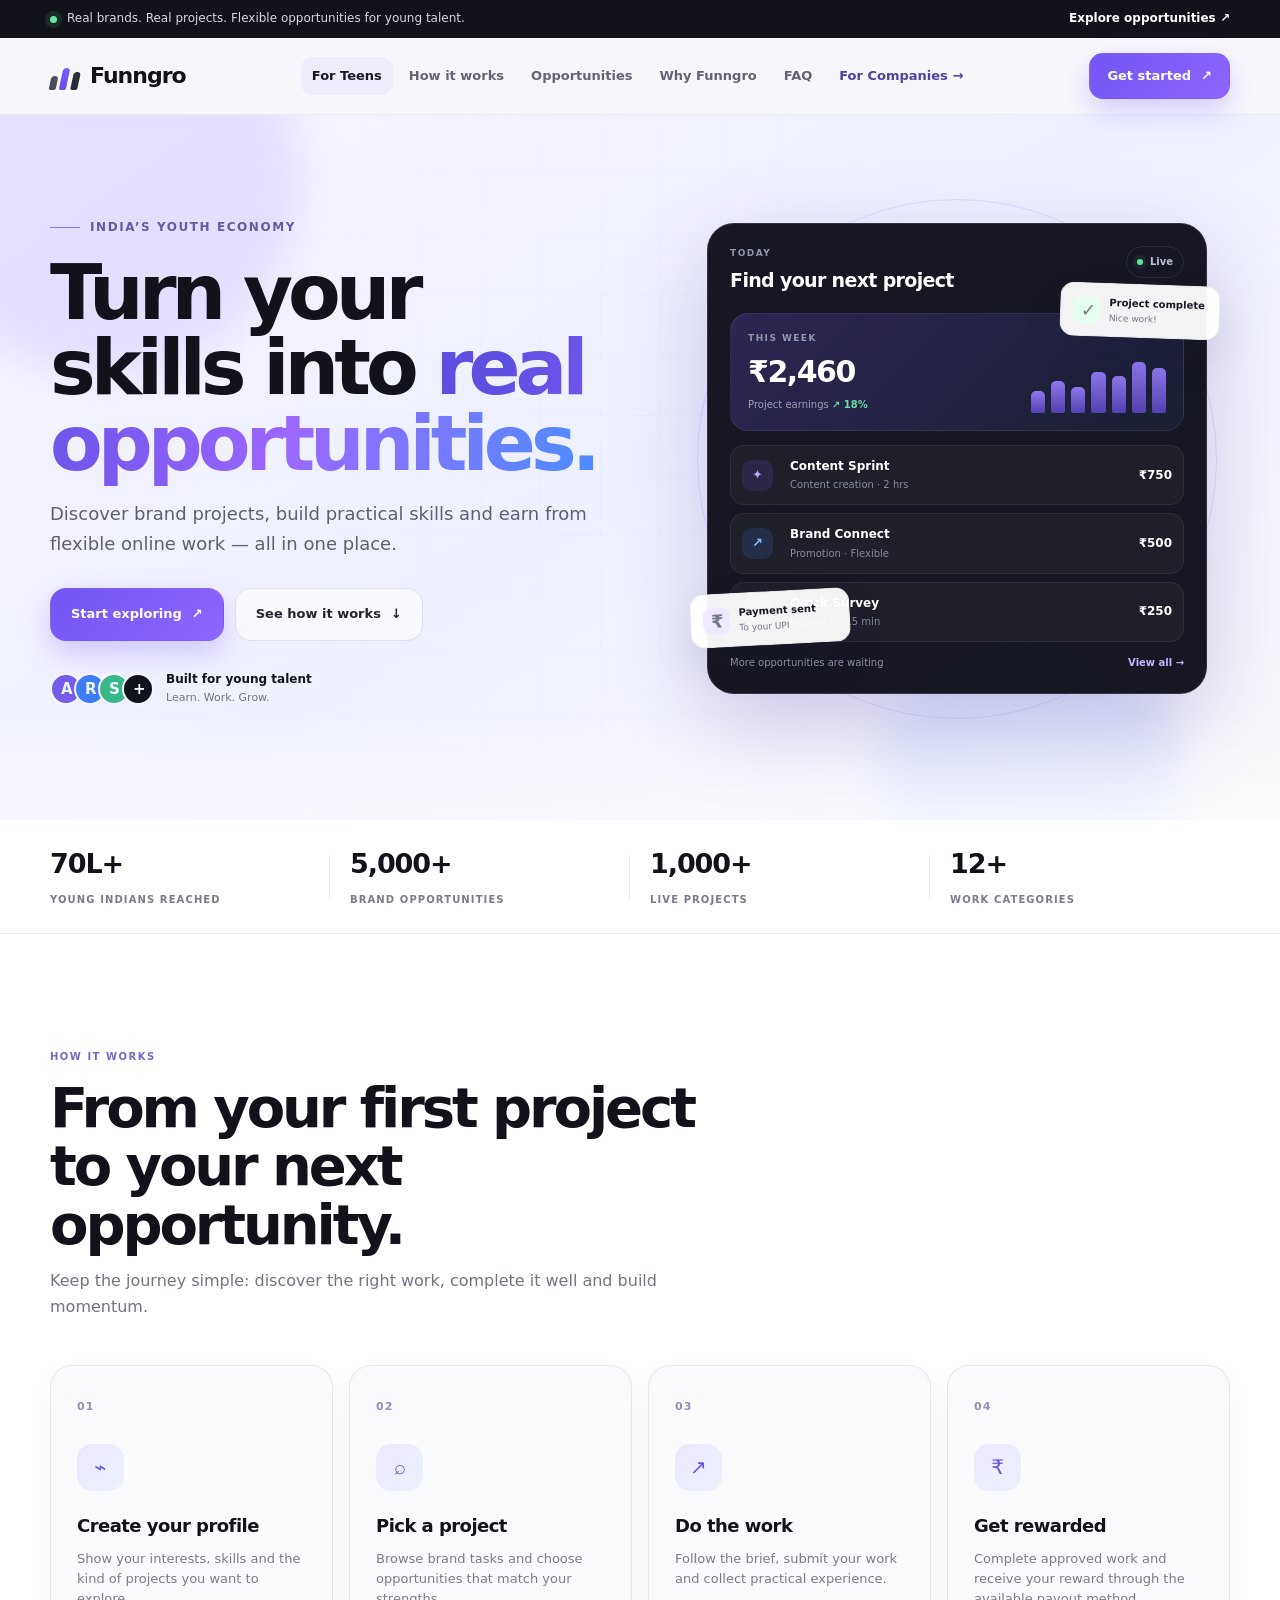
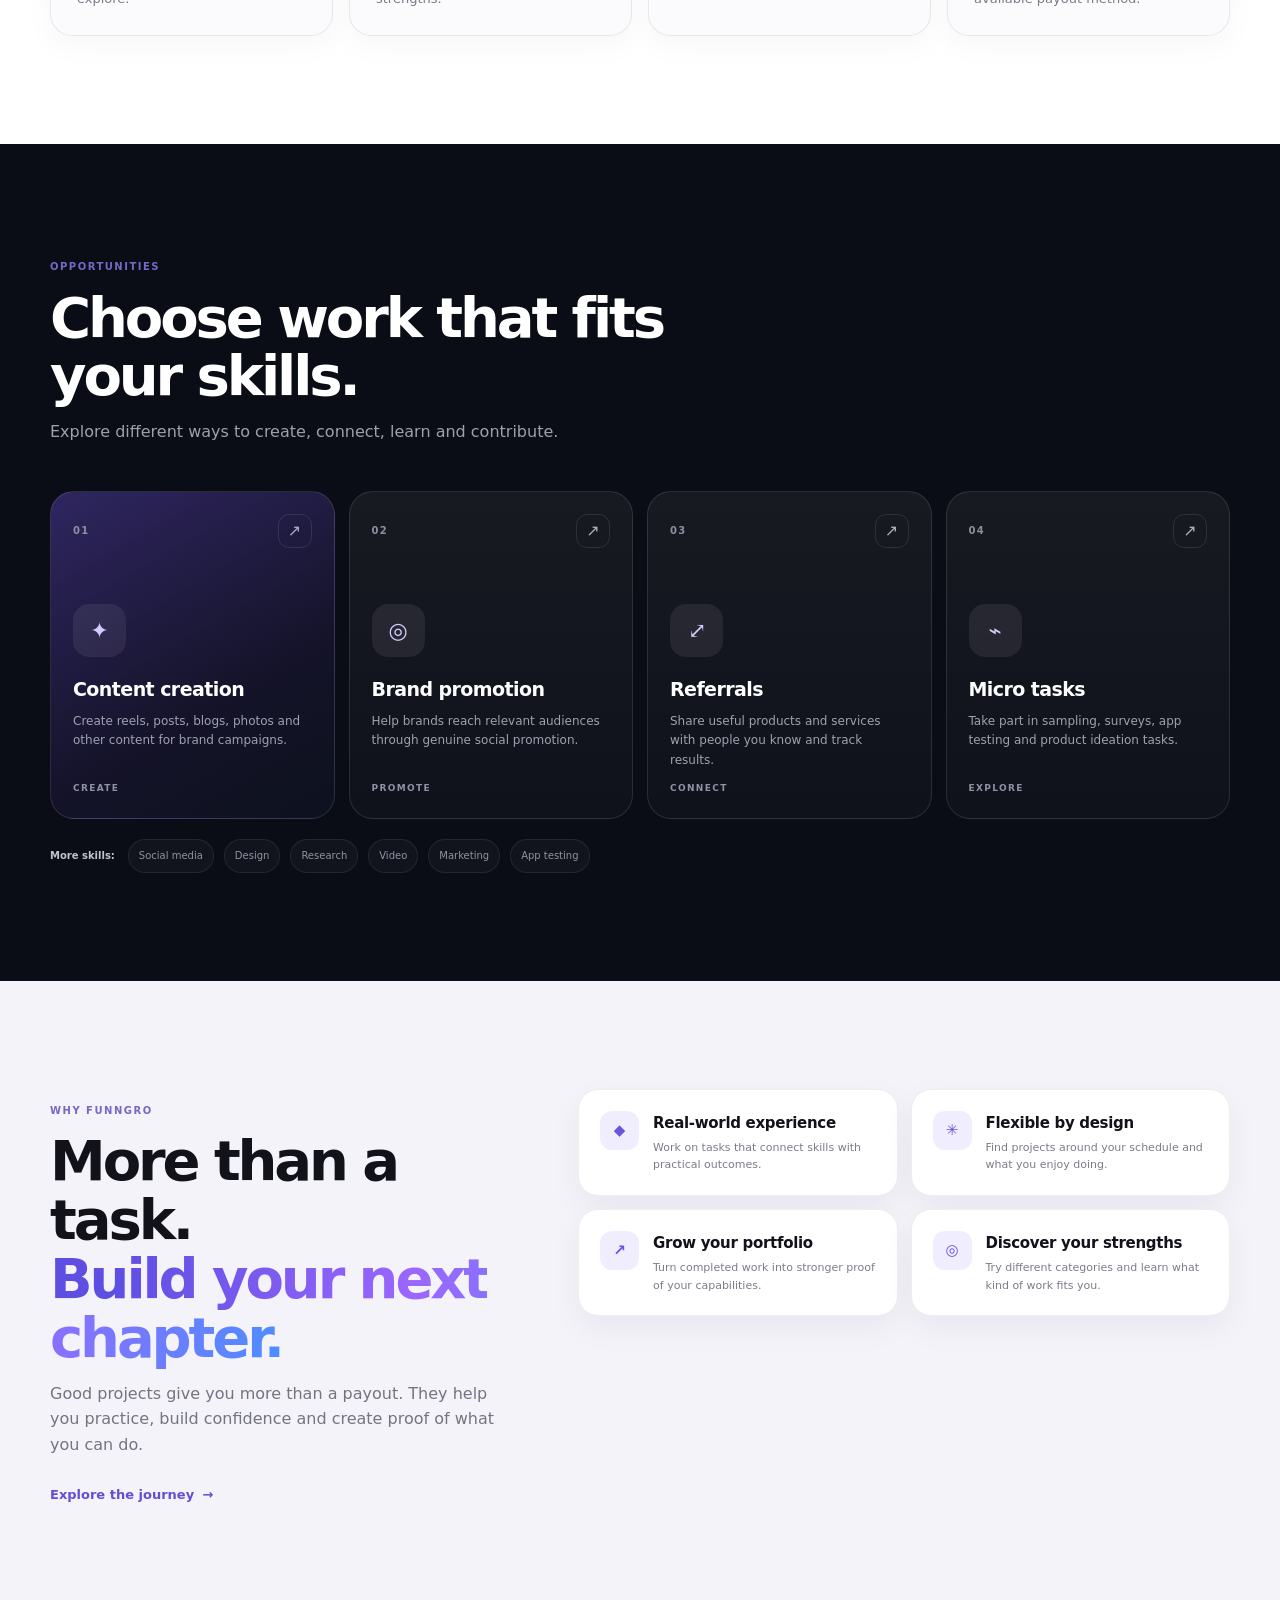
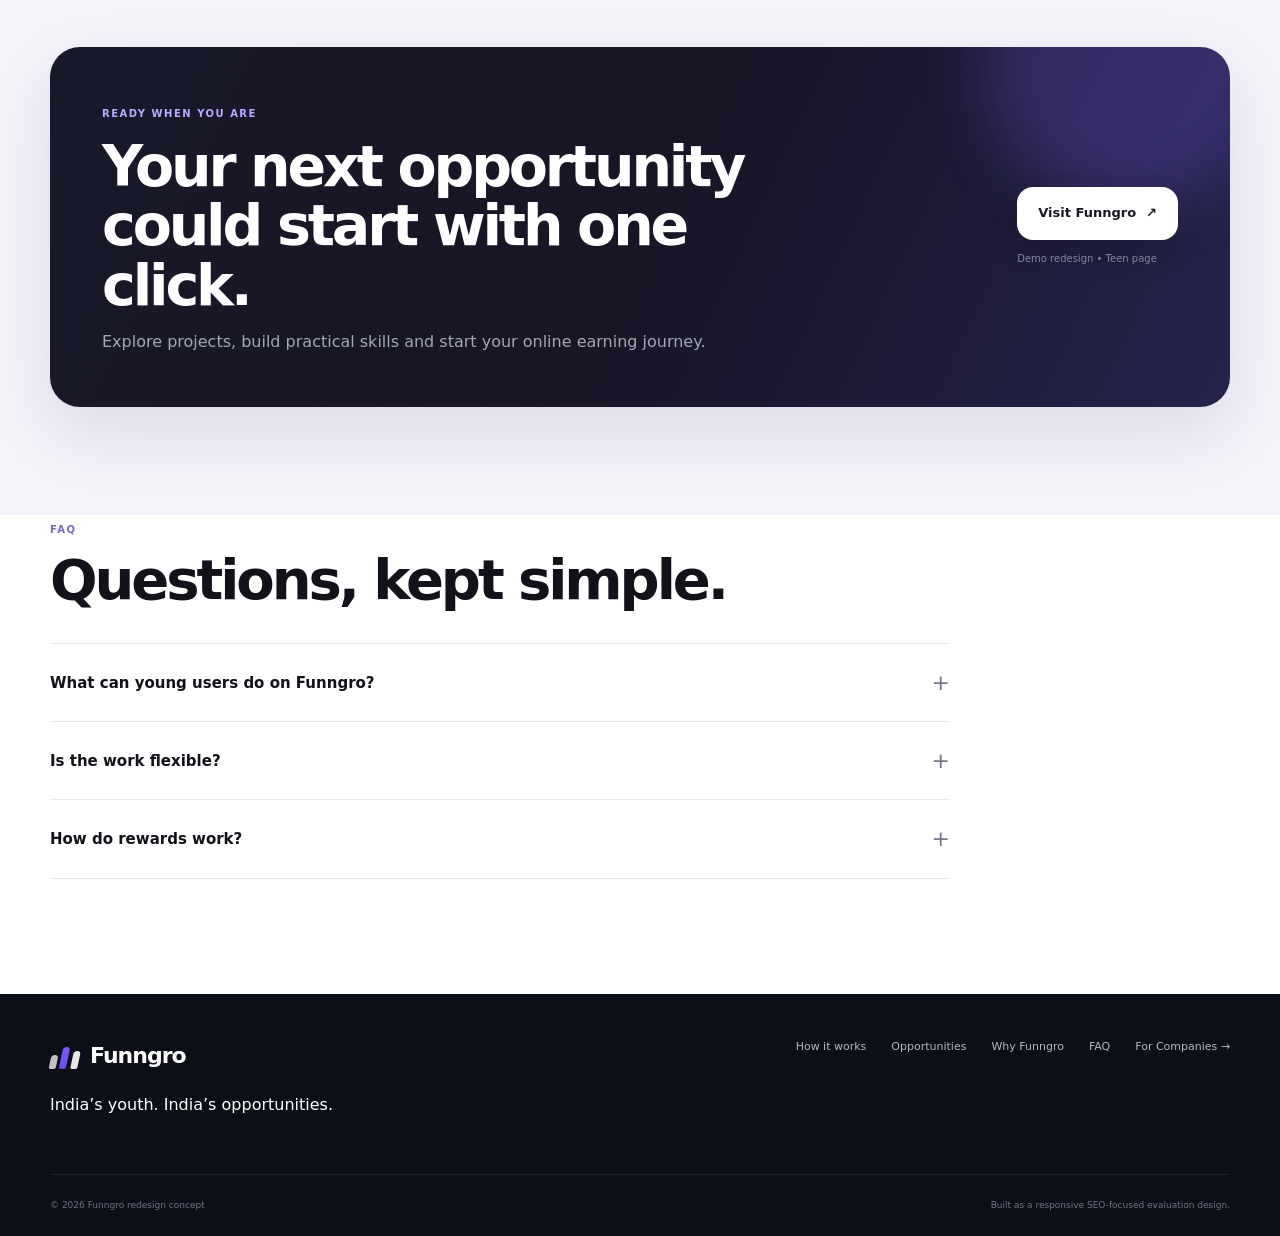
<file: index.html>
<!DOCTYPE html>
<html lang="en">
<head>
  <meta charset="UTF-8">
  <meta name="viewport" content="width=device-width, initial-scale=1.0">
  <meta name="theme-color" content="#0b0d16">
  <meta name="robots" content="index, follow">
  <meta name="description" content="Explore Funngro's teen opportunities, discover brand projects, build real-world skills, and earn from flexible online work.">
  <meta name="keywords" content="Funngro for teens, online earning for students, student freelance projects, earn online as a student, brand projects for students, youth opportunities in India">
  <meta property="og:type" content="website">
  <meta property="og:title" content="Funngro for Teens | Real Projects. Real Skills.">
  <meta property="og:description" content="Discover flexible opportunities, real brand projects and skill-building work designed for India's young talent.">
  <meta property="og:url" content="https://anshvermacoding.github.io/FunngroRedesign/">
  <meta property="og:site_name" content="Funngro">
  <meta name="twitter:card" content="summary_large_image">
  <meta name="twitter:title" content="Funngro for Teens | Real Projects. Real Skills.">
  <meta name="twitter:description" content="Discover flexible opportunities and real-world brand projects with Funngro.">

  <link rel="canonical" href="https://anshvermacoding.github.io/FunngroRedesign/">

  <title>Funngro for Teens | Earn Online with Real Brand Projects</title>
  <link rel="stylesheet" href="style.css">

  <script type="application/ld+json">
  {
    "@context": "https://schema.org",
    "@type": "WebPage",
    "name": "Funngro for Teens",
    "url": "https://anshvermacoding.github.io/FunngroRedesign/",
    "description": "A redesigned teen-focused page for Funngro showcasing real brand opportunities, flexible online work and skill-building projects.",
    "isPartOf": {
      "@type": "WebSite",
      "name": "Funngro",
      "url": "https://www.funngro.com/"
    }
  }
  </script>
</head>
<body>
  <div class="page-shell">
    <div class="announcement-bar">
      <div class="container announcement-inner">
        <span class="announcement-dot" aria-hidden="true"></span>
        <p>Real brands. Real projects. Flexible opportunities for young talent.</p>
        <a href="#opportunities">Explore opportunities <span aria-hidden="true">↗</span></a>
      </div>
    </div>

    <header class="site-header" id="top">
      <div class="container nav-wrap">
        <a class="brand" href="https://anshvermacoding.github.io/FunngroRedesign/" aria-label="Funngro home">
          <span class="brand-mark" aria-hidden="true">
            <span></span><span></span><span></span>
          </span>
          <span class="brand-word">Funngro</span>
        </a>

        <button class="menu-toggle" type="button" aria-label="Open navigation" aria-expanded="false" aria-controls="main-nav">
          <span></span><span></span><span></span>
        </button>

        <nav class="main-nav" id="main-nav" aria-label="Primary navigation">
          <a class="nav-link active" href="#top">For Teens</a>
          <a class="nav-link" href="#how-it-works">How it works</a>
          <a class="nav-link" href="#opportunities">Opportunities</a>
          <a class="nav-link" href="#why-funngro">Why Funngro</a>
          <a class="nav-link" href="#faq">FAQ</a>
          <a class="nav-link nav-company" href="company.html">For Companies <span aria-hidden="true">→</span></a>
        </nav>

        <a class="btn btn-primary nav-cta" href="#start">Get started <span aria-hidden="true">↗</span></a>
      </div>
    </header>

    <main>
      <section class="hero-section">
        <div class="hero-glow glow-one" aria-hidden="true"></div>
        <div class="hero-glow glow-two" aria-hidden="true"></div>
        <div class="hero-grid" aria-hidden="true"></div>

        <div class="container hero-grid-layout">
          <div class="hero-copy reveal">
            <div class="eyebrow"><span class="eyebrow-line"></span> India’s youth economy</div>
            <h1>Turn your skills into <span class="gradient-text">real opportunities.</span></h1>
            <p class="hero-lead">Discover brand projects, build practical skills and earn from flexible online work — all in one place.</p>

            <div class="hero-actions">
              <a class="btn btn-primary btn-large" href="#start">Start exploring <span aria-hidden="true">↗</span></a>
              <a class="btn btn-ghost btn-large" href="#how-it-works">See how it works <span aria-hidden="true">↓</span></a>
            </div>

            <div class="hero-proof">
              <div class="avatar-stack" aria-label="Community preview">
                <span class="avatar avatar-a" style="font-size:15px;padding:2px 0px 0px 9px;color:aliceblue;">A</span>
                <span class="avatar avatar-b" style="font-size:15px;padding:2px 0px 0px 9px;color:aliceblue;">R</span>
                <span class="avatar avatar-c" style="font-size:15px;padding:2px 0px 0px 9px;color:aliceblue;">S</span>
                <span class="avatar avatar-d" style="font-size:15px;padding:2px 0px 0px 9px;color:aliceblue;">+</span>
              </div>
              <div>
                <strong>Built for young talent</strong>
                <span>Learn. Work. Grow.</span>
              </div>
            </div>
          </div>

          <div class="hero-visual reveal reveal-delay-1" aria-label="Illustration of a Funngro project dashboard">
            <div class="visual-orbit orbit-one"></div>
            <div class="visual-orbit orbit-two"></div>
            <div class="dashboard-card">
              <div class="dashboard-topline">
                <div>
                  <span class="mini-label">TODAY</span>
                  <h2>Find your next project</h2>
                </div>
                <span class="live-pill"><span></span> Live</span>
              </div>

              <div class="earning-panel">
                <div>
                  <span class="mini-label">THIS WEEK</span>
                  <strong>₹2,460</strong>
                  <small>Project earnings <b>↗ 18%</b></small>
                </div>
                <div class="mini-chart" aria-hidden="true">
                  <span style="height: 38%"></span>
                  <span style="height: 56%"></span>
                  <span style="height: 46%"></span>
                  <span style="height: 71%"></span>
                  <span style="height: 64%"></span>
                  <span style="height: 88%"></span>
                  <span style="height: 78%"></span>
                </div>
              </div>

              <div class="project-list">
                <article class="project-row">
                  <div class="project-icon purple">✦</div>
                  <div class="project-info"><strong>Content Sprint</strong><span>Content creation · 2 hrs</span></div>
                  <div class="project-pay">₹750</div>
                </article>
                <article class="project-row">
                  <div class="project-icon blue">↗</div>
                  <div class="project-info"><strong>Brand Connect</strong><span>Promotion · Flexible</span></div>
                  <div class="project-pay">₹500</div>
                </article>
                <article class="project-row">
                  <div class="project-icon green">✓</div>
                  <div class="project-info"><strong>Quick Survey</strong><span>Research · 15 min</span></div>
                  <div class="project-pay">₹250</div>
                </article>
              </div>

              <div class="dashboard-footer">
                <span>More opportunities are waiting</span>
                <a href="#opportunities" aria-label="View opportunities">View all →</a>
              </div>
            </div>

            <div class="float-card float-card-top">
              <span class="float-icon" style="font-size:18px;padding-left:8px;">✓</span>
              <div><strong>Project complete</strong><span>Nice work!</span></div>
            </div>
            <div class="float-card float-card-bottom">
              <span class="rupee-badge" style="font-size:18px;padding-left:8px;">₹</span>
              <div><strong>Payment sent</strong><span>To your UPI</span></div>
            </div>
          </div>
        </div>
      </section>

      <section class="stats-section" aria-label="Funngro highlights">
        <div class="container stats-row">
          <div class="stat-item"><strong class="count" data-target="70" data-suffix="L+">70L+</strong><span>young Indians reached</span></div>
          <div class="stat-item"><strong class="count" data-target="5000" data-suffix="+">5000+</strong><span>brand opportunities</span></div>
          <div class="stat-item"><strong class="count" data-target="1000" data-suffix="+">1000+</strong><span>live projects</span></div>
          <div class="stat-item"><strong class="count" data-target="12" data-suffix="+">12+</strong><span>work categories</span></div>
        </div>
      </section>

      <section class="section section-light" id="how-it-works">
        <div class="container">
          <div class="section-heading reveal">
            <span class="section-kicker">HOW IT WORKS</span>
            <h2>From your first project to your next opportunity.</h2>
            <p>Keep the journey simple: discover the right work, complete it well and build momentum.</p>
          </div>

          <div class="steps-grid">
            <article class="step-card reveal">
              <span class="step-number">01</span>
              <div class="step-icon">⌁</div>
              <h3>Create your profile</h3>
              <p>Show your interests, skills and the kind of projects you want to explore.</p>
            </article>
            <article class="step-card reveal reveal-delay-1">
              <span class="step-number">02</span>
              <div class="step-icon">⌕</div>
              <h3>Pick a project</h3>
              <p>Browse brand tasks and choose opportunities that match your strengths.</p>
            </article>
            <article class="step-card reveal reveal-delay-2">
              <span class="step-number">03</span>
              <div class="step-icon">↗</div>
              <h3>Do the work</h3>
              <p>Follow the brief, submit your work and collect practical experience.</p>
            </article>
            <article class="step-card reveal reveal-delay-3">
              <span class="step-number">04</span>
              <div class="step-icon">₹</div>
              <h3>Get rewarded</h3>
              <p>Complete approved work and receive your reward through the available payout method.</p>
            </article>
          </div>
        </div>
      </section>

      <section class="section section-dark" id="opportunities">
        <div class="container">
          <div class="section-heading section-heading-dark reveal">
            <span class="section-kicker">OPPORTUNITIES</span>
            <h2>Choose work that fits your skills.</h2>
            <p>Explore different ways to create, connect, learn and contribute.</p>
          </div>

          <div class="opportunity-grid">
            <article class="opportunity-card featured reveal">
              <div class="card-top"><span class="opportunity-number">01</span><span class="card-arrow">↗</span></div>
              <div class="opportunity-symbol">✦</div>
              <h3>Content creation</h3>
              <p>Create reels, posts, blogs, photos and other content for brand campaigns.</p>
              <span class="card-tag">CREATE</span>
            </article>
            <article class="opportunity-card reveal reveal-delay-1">
              <div class="card-top"><span class="opportunity-number">02</span><span class="card-arrow">↗</span></div>
              <div class="opportunity-symbol">◎</div>
              <h3>Brand promotion</h3>
              <p>Help brands reach relevant audiences through genuine social promotion.</p>
              <span class="card-tag">PROMOTE</span>
            </article>
            <article class="opportunity-card reveal reveal-delay-2">
              <div class="card-top"><span class="opportunity-number">03</span><span class="card-arrow">↗</span></div>
              <div class="opportunity-symbol">⤢</div>
              <h3>Referrals</h3>
              <p>Share useful products and services with people you know and track results.</p>
              <span class="card-tag">CONNECT</span>
            </article>
            <article class="opportunity-card reveal reveal-delay-3">
              <div class="card-top"><span class="opportunity-number">04</span><span class="card-arrow">↗</span></div>
              <div class="opportunity-symbol">⌁</div>
              <h3>Micro tasks</h3>
              <p>Take part in sampling, surveys, app testing and product ideation tasks.</p>
              <span class="card-tag">EXPLORE</span>
            </article>
          </div>

          <div class="category-strip reveal">
            <span>More skills:</span>
            <span>Social media</span><span>Design</span><span>Research</span><span>Video</span><span>Marketing</span><span>App testing</span>
          </div>
        </div>
      </section>

      <section class="section section-soft" id="why-funngro">
        <div class="container value-grid">
          <div class="value-copy reveal">
            <span class="section-kicker">WHY FUNNGRO</span>
            <h2>More than a task.<br><span class="gradient-text">Build your next chapter.</span></h2>
            <p>Good projects give you more than a payout. They help you practice, build confidence and create proof of what you can do.</p>
            <a class="text-link" href="#start">Explore the journey <span aria-hidden="true">→</span></a>
          </div>

          <div class="value-cards">
            <article class="value-card reveal"><span class="value-icon">◆</span><div><h3>Real-world experience</h3><p>Work on tasks that connect skills with practical outcomes.</p></div></article>
            <article class="value-card reveal reveal-delay-1"><span class="value-icon">✳</span><div><h3>Flexible by design</h3><p>Find projects around your schedule and what you enjoy doing.</p></div></article>
            <article class="value-card reveal reveal-delay-2"><span class="value-icon">↗</span><div><h3>Grow your portfolio</h3><p>Turn completed work into stronger proof of your capabilities.</p></div></article>
            <article class="value-card reveal reveal-delay-3"><span class="value-icon">◎</span><div><h3>Discover your strengths</h3><p>Try different categories and learn what kind of work fits you.</p></div></article>
          </div>
        </div>
      </section>

      <section class="section cta-section" id="start">
        <div class="container cta-card reveal">
          <div class="cta-glow" aria-hidden="true"></div>
          <div class="cta-copy">
            <span class="section-kicker">READY WHEN YOU ARE</span>
            <h2>Your next opportunity could start with one click.</h2>
            <p>Explore projects, build practical skills and start your online earning journey.</p>
          </div>
          <div class="cta-action">
            <a class="btn btn-light btn-large" href="https://www.funngro.com/teen" target="_blank" rel="noopener noreferrer">Visit Funngro <span aria-hidden="true">↗</span></a>
            <small>Demo redesign • Teen page</small>
          </div>
        </div>
      </section>

      <section class="faq-section" id="faq">
        <div class="container">
          <div class="section-heading reveal">
            <span class="section-kicker">FAQ</span>
            <h2>Questions, kept simple.</h2>
          </div>
          <div class="faq-list">
            <details class="faq-item reveal">
              <summary>What can young users do on Funngro?</summary>
              <p>Funngro currently highlights brand promotion, content, referrals, sampling, surveys, app testing, ideation and other project-based opportunities.</p>
            </details>
            <details class="faq-item reveal reveal-delay-1">
              <summary>Is the work flexible?</summary>
              <p>The platform describes its opportunities as flexible and remote, with users selecting campaigns or tasks that fit their interests and availability.</p>
            </details>
            <details class="faq-item reveal reveal-delay-2">
              <summary>How do rewards work?</summary>
              <p>After completing an approved task or campaign, eligible users receive the payout through the payment method supported for that opportunity.</p>
            </details>
          </div>
        </div>
      </section>
    </main>

    <footer class="site-footer">
      <div class="container footer-top">
        <div>
          <a class="brand brand-footer" href="#top" aria-label="Back to top">
            <span class="brand-mark" aria-hidden="true"><span></span><span></span><span></span></span>
            <span class="brand-word">Funngro</span>
          </a>
          <p>India’s youth. India’s opportunities.</p>
        </div>
        <div class="footer-links">
          <a href="#how-it-works">How it works</a>
          <a href="#opportunities">Opportunities</a>
          <a href="#why-funngro">Why Funngro</a>
          <a href="#faq">FAQ</a>
          <a href="company.html">For Companies →</a>
        </div>
      </div>
      <div class="container footer-bottom">
        <span>© <span id="year"></span> Funngro redesign concept</span>
        <span>Built as a responsive SEO-focused evaluation design.</span>
      </div>
    </footer>
  </div>

  <script src="script.js" defer></script>
</body>
</html>
</file>
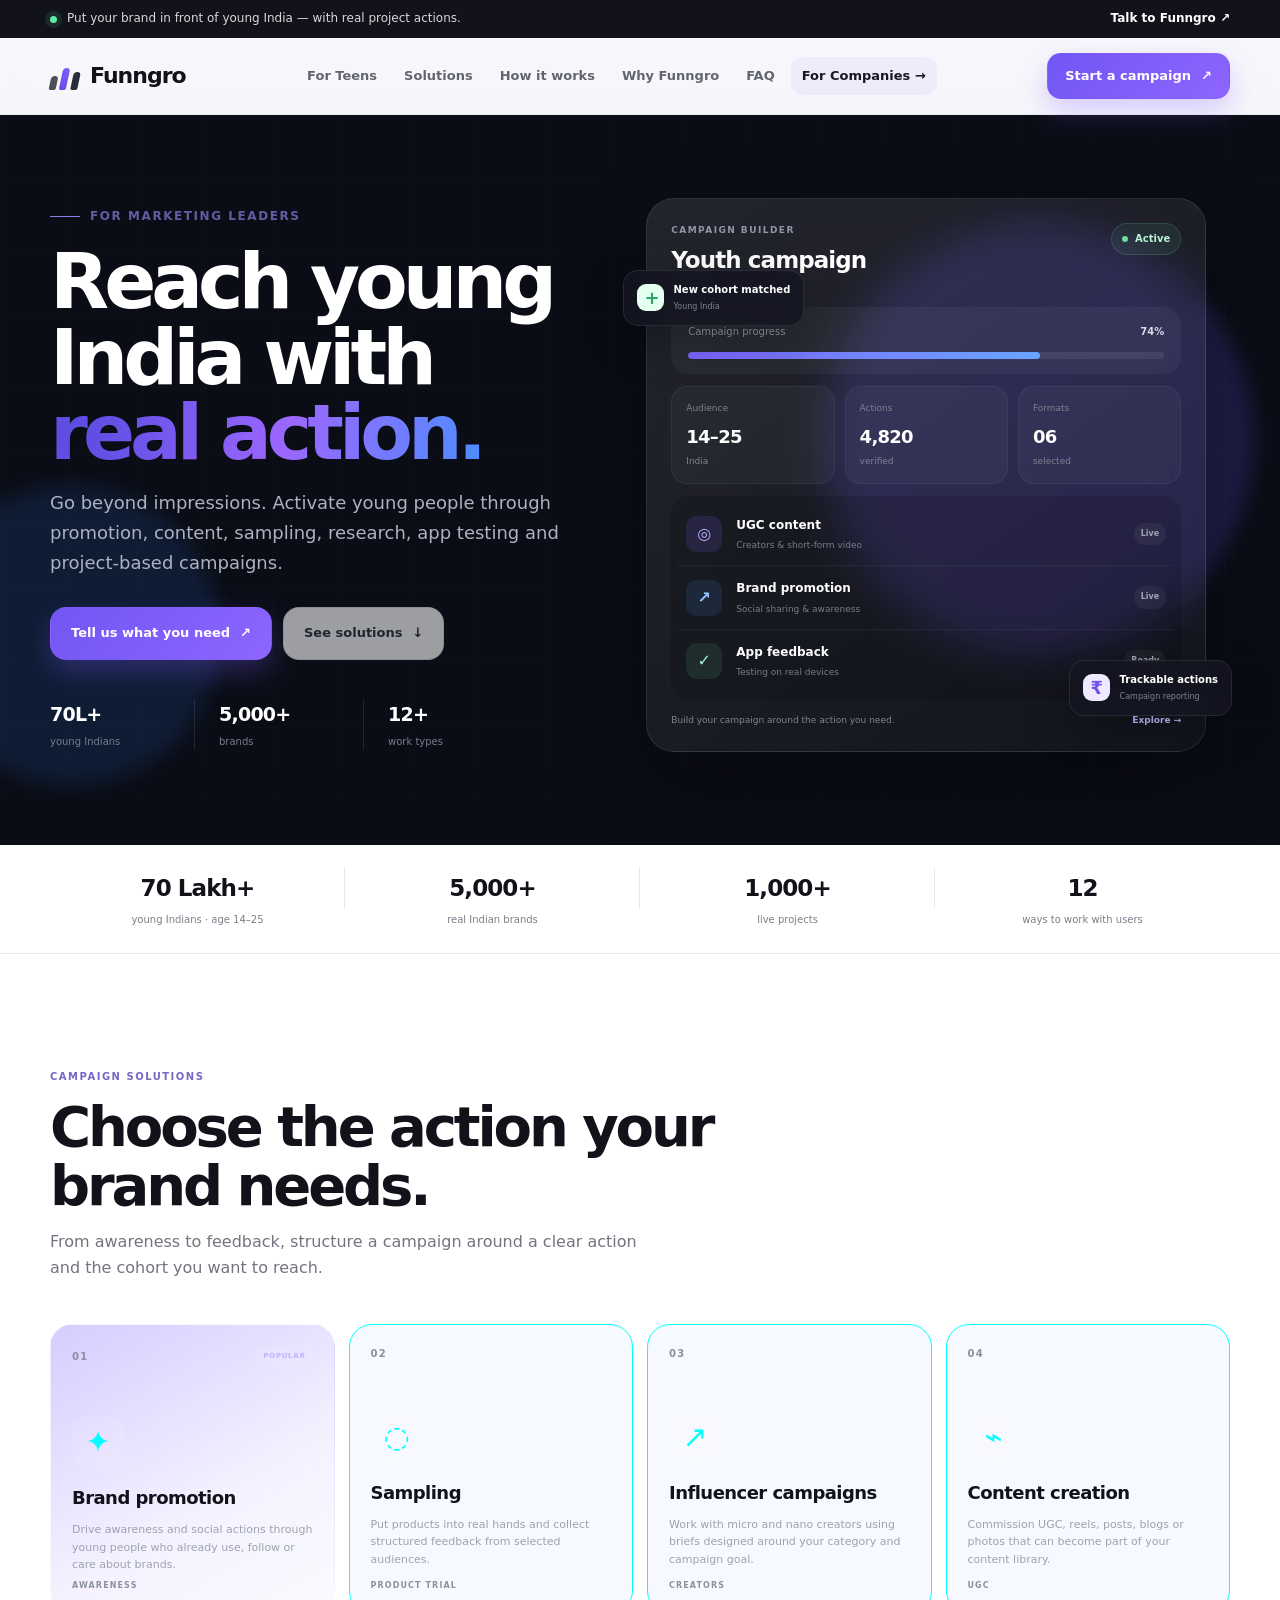
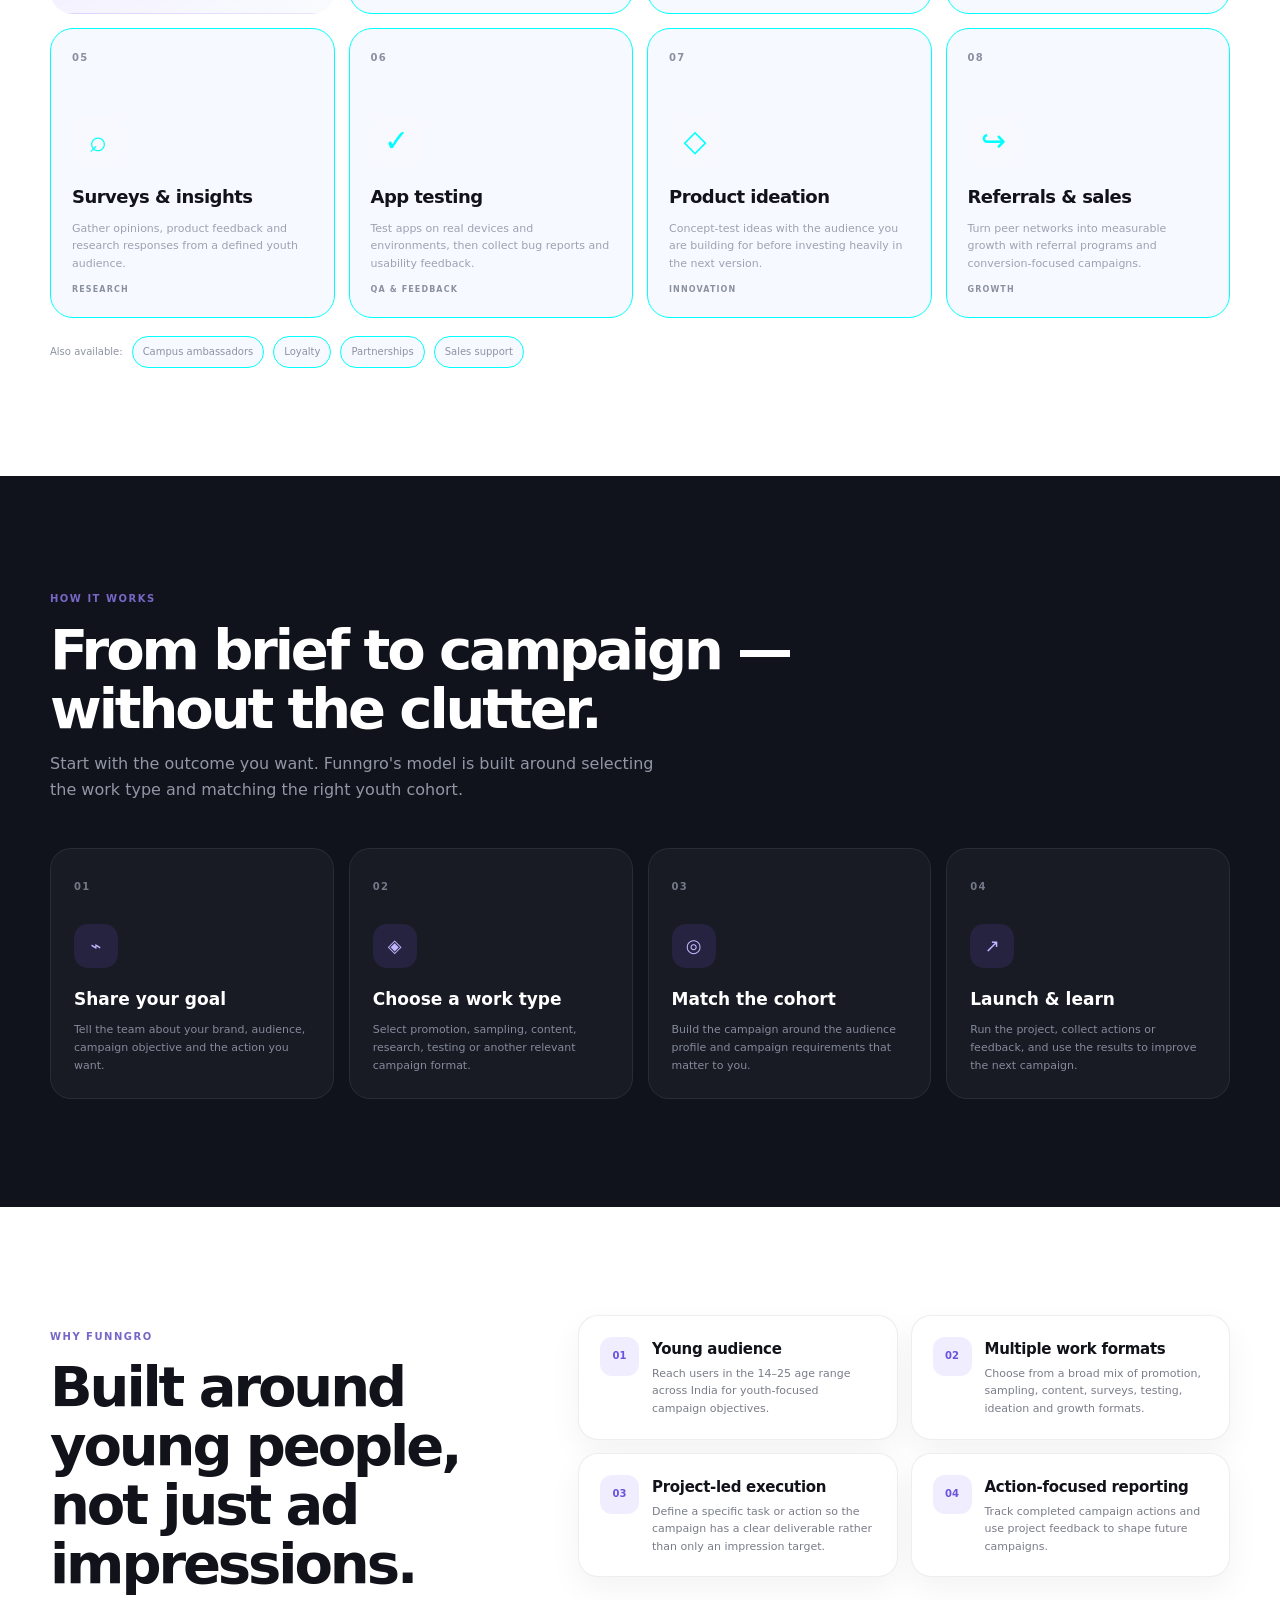
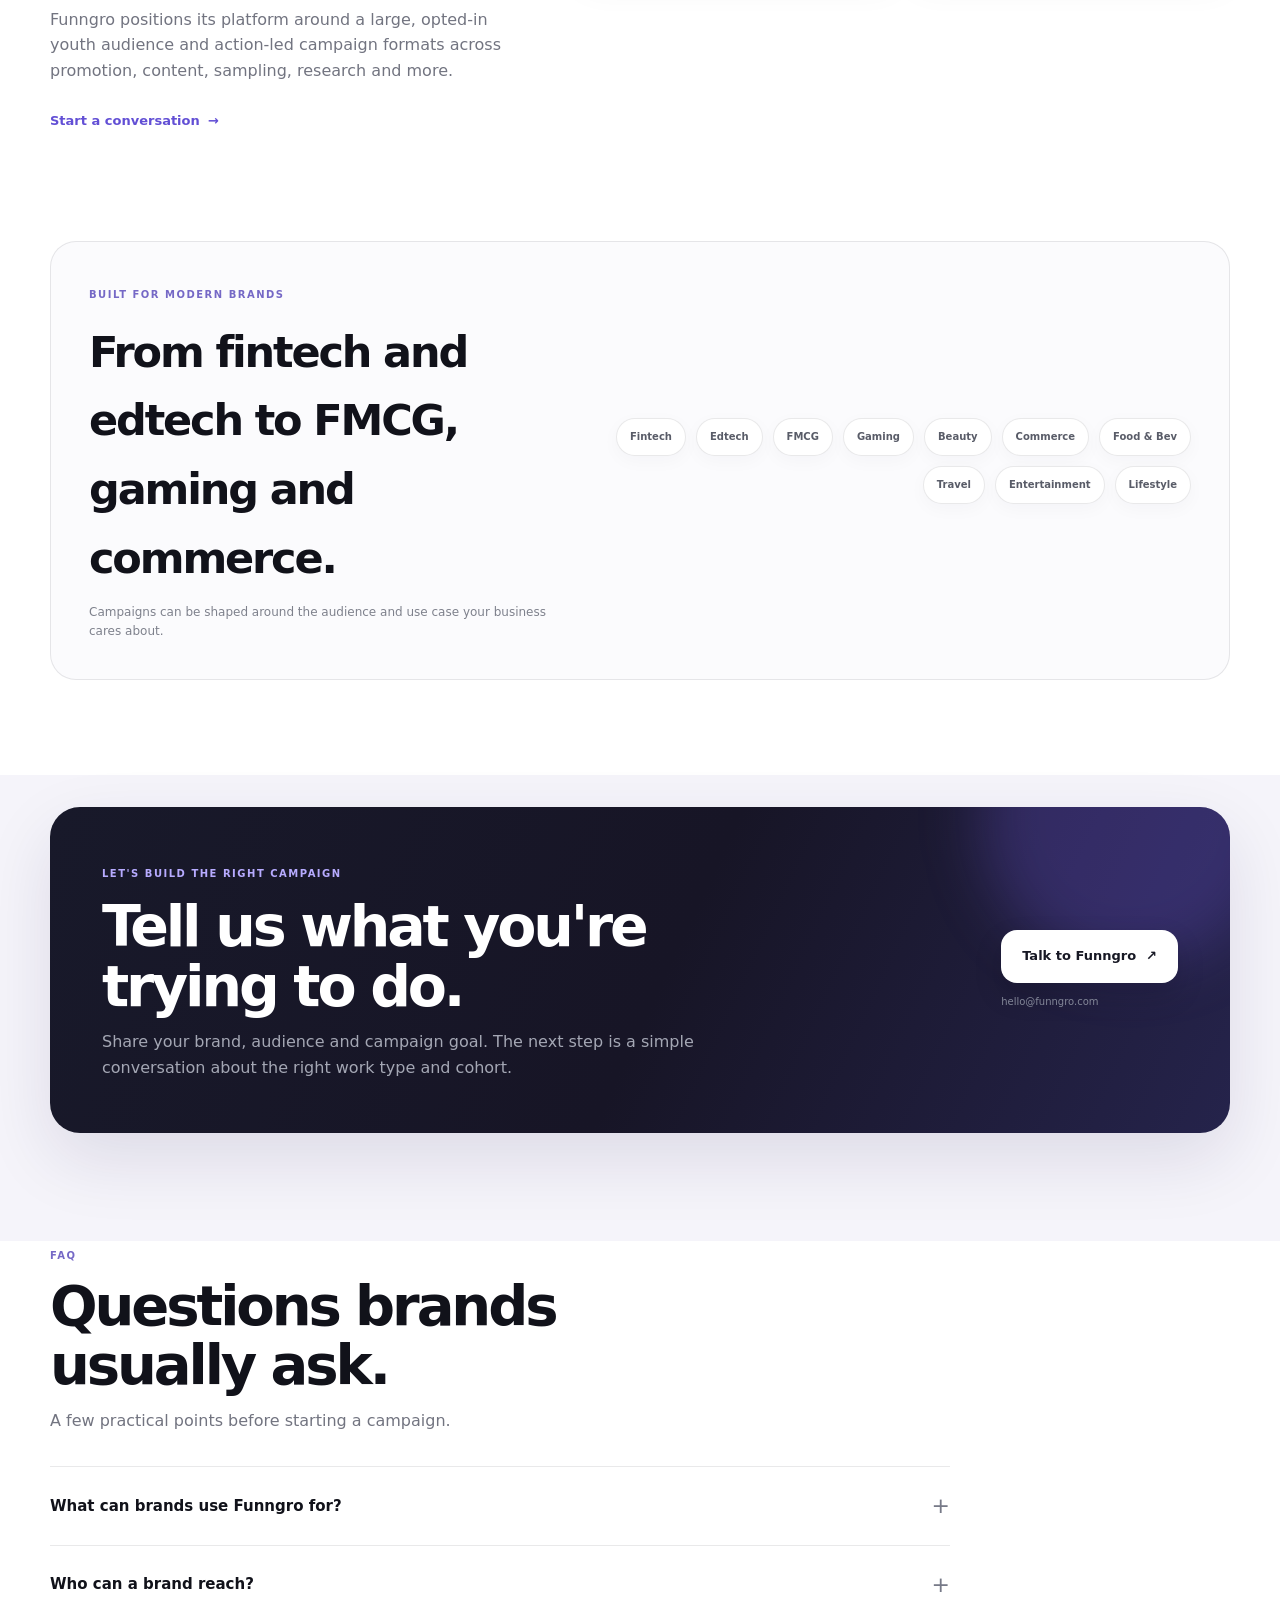
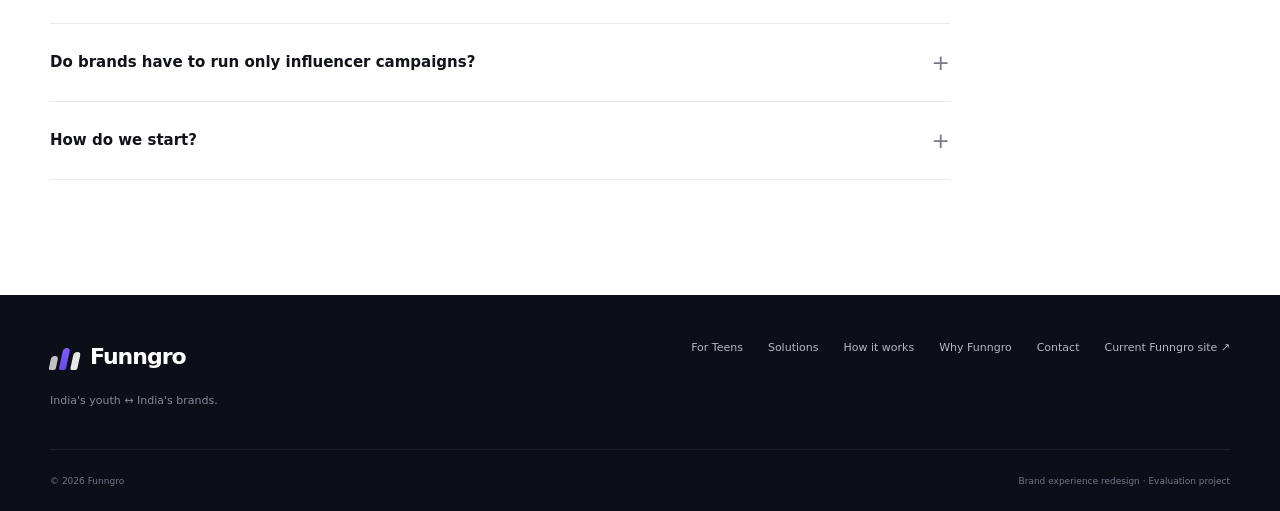
<file: company.html>
<!DOCTYPE html>
<html lang="en">
<head>
  <meta charset="UTF-8">
  <meta name="viewport" content="width=device-width, initial-scale=1.0">
  <meta name="theme-color" content="#0b0d16">
  <meta name="robots" content="index, follow">
  <meta name="description" content="Funngro for brands: connect your business with young Indian talent for promotion, content, sampling, surveys, app testing, ideation and other project-based campaigns.">
  <meta name="keywords" content="Funngro for brands, hire young talent India, student marketing campaigns, youth marketing platform, young creators India, brand promotion campaigns, student talent platform, influencer campaigns">
  <meta property="og:type" content="website">
  <meta property="og:title" content="Funngro for Brands | Work with Young India">
  <meta property="og:description" content="Reach young Indian talent through project-based promotion, content, sampling, research, app testing and more.">
  <meta property="og:url" content="https://anshvermacoding.github.io/FunngroRedesign/company.html">
  <meta property="og:site_name" content="Funngro">
  <meta name="twitter:card" content="summary_large_image">
  <meta name="twitter:title" content="Funngro for Brands | Work with Young India">
  <meta name="twitter:description" content="Connect your brand with young talent for measurable, project-based campaigns.">
  <link rel="canonical" href="https://anshvermacoding.github.io/FunngroRedesign/company.html">
  <title>Funngro for Brands | Reach Young Indian Talent</title>
  <link rel="stylesheet" href="style.css">
  <link rel="stylesheet" href="company.css">

  <script type="application/ld+json">
  {
    "@context": "https://schema.org",
    "@type": "WebPage",
    "name": "Funngro for Brands",
    "url": "https://anshvermacoding.github.io/FunngroRedesign/company.html",
    "description": "A redesigned brand-focused page for Funngro showcasing youth marketing, project-based campaigns and access to young Indian talent.",
    "isPartOf": {
      "@type": "WebSite",
      "name": "Funngro",
      "url": "https://www.funngro.com/"
    },
    "about": {
      "@type": "Organization",
      "name": "Funngro"
    }
  }
  </script>
</head>
<body class="company-page">
  <div class="page-shell">
    <div class="announcement-bar">
      <div class="container announcement-inner">
        <span class="announcement-dot" aria-hidden="true"></span>
        <p>Put your brand in front of young India — with real project actions.</p>
        <a href="#contact">Talk to Funngro <span aria-hidden="true">↗</span></a>
      </div>
    </div>

    <header class="site-header" id="top">
      <div class="container nav-wrap">
        <a class="brand" href="index.html" aria-label="Funngro home">
          <span class="brand-mark" aria-hidden="true"><span></span><span></span><span></span></span>
          <span class="brand-word">Funngro</span>
        </a>

        <button class="menu-toggle" type="button" aria-label="Open navigation" aria-expanded="false" aria-controls="main-nav">
          <span></span><span></span><span></span>
        </button>

        <nav class="main-nav" id="main-nav" aria-label="Primary navigation">
          <a class="nav-link" href="index.html">For Teens</a>
          <a class="nav-link" href="#solutions">Solutions</a>
          <a class="nav-link" href="#how-it-works">How it works</a>
          <a class="nav-link" href="#why-funngro">Why Funngro</a>
          <a class="nav-link" href="#faq">FAQ</a>
          <a class="nav-link nav-company active" href="#top">For Companies <span aria-hidden="true">→</span></a>
        </nav>

        <a class="btn btn-primary nav-cta" href="#contact">Start a campaign <span aria-hidden="true">↗</span></a>
      </div>
    </header>

    <main>
      <section class="company-hero-section">
        <div class="company-hero-grid" aria-hidden="true"></div>
        <div class="company-glow company-glow-one" aria-hidden="true"></div>
        <div class="company-glow company-glow-two" aria-hidden="true"></div>

        <div class="container company-hero-layout">
          <div class="company-hero-copy reveal">
            <div class="eyebrow"><span class="eyebrow-line"></span> For marketing leaders</div>
            <h1>Reach young India with <span class="gradient-text">real action.</span></h1>
            <p class="hero-lead">Go beyond impressions. Activate young people through promotion, content, sampling, research, app testing and project-based campaigns.</p>
            <div class="hero-actions">
              <a class="btn btn-primary btn-large" href="#contact">Tell us what you need <span aria-hidden="true">↗</span></a>
              <a class="btn btn-ghost btn-large" href="#solutions">See solutions <span aria-hidden="true">↓</span></a>
            </div>
            <div class="company-proof-row">
              <div class="mini-proof"><strong>70L+</strong><span>young Indians</span></div>
              <div class="mini-proof"><strong>5,000+</strong><span>brands</span></div>
              <div class="mini-proof"><strong>12+</strong><span>work types</span></div>
            </div>
          </div>

          <div class="company-hero-visual reveal reveal-delay-1" aria-label="Illustration showing a campaign dashboard">
            <div class="campaign-card">
              <div class="campaign-head">
                <div>
                  <span class="mini-label">CAMPAIGN BUILDER</span>
                  <h2>Youth campaign</h2>
                </div>
                <span class="status-chip"><span></span> Active</span>
              </div>

              <div class="campaign-progress">
                <div class="progress-row"><span>Campaign progress</span><strong>74%</strong></div>
                <div class="progress-track"><span></span></div>
              </div>

              <div class="campaign-metrics">
                <div class="metric-box"><span>Audience</span><strong>14–25</strong><small>India</small></div>
                <div class="metric-box"><span>Actions</span><strong>4,820</strong><small>verified</small></div>
                <div class="metric-box"><span>Formats</span><strong>06</strong><small>selected</small></div>
              </div>

              <div class="campaign-list">
                <div class="campaign-row"><span class="row-icon purple">◎</span><div><strong>UGC content</strong><small>Creators &amp; short-form video</small></div><b>Live</b></div>
                <div class="campaign-row"><span class="row-icon blue">↗</span><div><strong>Brand promotion</strong><small>Social sharing &amp; awareness</small></div><b>Live</b></div>
                <div class="campaign-row"><span class="row-icon green">✓</span><div><strong>App feedback</strong><small>Testing on real devices</small></div><b>Ready</b></div>
              </div>

              <div class="campaign-footer">
                <span>Build your campaign around the action you need.</span>
                <a href="#solutions">Explore →</a>
              </div>
            </div>

            <div class="brand-float-card float-brand-top">
              <span class="float-icon" style="font-size:18px;padding-left:8px;">+</span>
              <div><strong>New cohort matched</strong><span>Young India</span></div>
            </div>
            <div class="brand-float-card float-brand-bottom">
              <span class="rupee-badge" style="font-size:18px;padding-left:8px;">₹</span>
              <div><strong>Trackable actions</strong><span>Campaign reporting</span></div>
            </div>
          </div>
        </div>
      </section>

      <section class="brand-stats-section" aria-label="Funngro brand platform highlights">
        <div class="container brand-stats-grid">
          <div class="brand-stat"><strong>70 Lakh+</strong><span>young Indians · age 14–25</span></div>
          <div class="brand-stat"><strong>5,000+</strong><span>real Indian brands</span></div>
          <div class="brand-stat"><strong>1,000+</strong><span>live projects</span></div>
          <div class="brand-stat"><strong>12</strong><span>ways to work with users</span></div>
        </div>
      </section>

      <section class="section section-light" id="solutions">
        <div class="container">
          <div class="section-heading reveal">
            <span class="section-kicker">CAMPAIGN SOLUTIONS</span>
            <h2>Choose the action your brand needs.</h2>
            <p>From awareness to feedback, structure a campaign around a clear action and the cohort you want to reach.</p>
          </div>

          <div class="solution-grid">
            <article class="solution-card featured reveal ">
              <div class="solution-top"><span class="solution-number">01</span><span class="solution-pill">POPULAR</span></div>
              <div class="solution-icon" style="font-size:30px; color: aqua;">✦</div>
              <h3>Brand promotion</h3>
              <p style="margin-bottom:12px;">Drive awareness and social actions through young people who already use, follow or care about brands.</p>
              <span class="solution-tag">Awareness</span>
            </article>
            <article class="solution-card reveal reveal-delay-1" id="one">
              <div class="solution-top"><span class="solution-number">02</span></div>
              <div class="solution-icon" style="font-size:30px; color: aqua;">◌</div>
              <h3>Sampling</h3>
              <p>Put products into real hands and collect structured feedback from selected audiences.</p>
              <span class="solution-tag">Product trial</span>
            </article>
            <article class="solution-card reveal reveal-delay-2" id="two">
              <div class="solution-top"><span class="solution-number">03</span></div>
              <div class="solution-icon" style="font-size:30px; color: aqua;">↗</div>
              <h3>Influencer campaigns</h3>
              <p>Work with micro and nano creators using briefs designed around your category and campaign goal.</p>
              <span class="solution-tag">Creators</span>
            </article>
            <article class="solution-card reveal reveal-delay-3" id="three">
              <div class="solution-top"><span class="solution-number">04</span></div>
              <div class="solution-icon" style="font-size:30px; color: aqua;">⌁</div>
              <h3>Content creation</h3>
              <p>Commission UGC, reels, posts, blogs or photos that can become part of your content library.</p>
              <span class="solution-tag">UGC</span>
            </article>
            <article class="solution-card reveal" id="five">
              <div class="solution-top"><span class="solution-number">05</span></div>
              <div class="solution-icon" style="font-size:30px; color: aqua;">⌕</div>
              <h3>Surveys &amp; insights</h3>
              <p>Gather opinions, product feedback and research responses from a defined youth audience.</p>
              <span class="solution-tag">Research</span>
            </article>
            <article class="solution-card reveal reveal-delay-1" id="six">
              <div class="solution-top"><span class="solution-number">06</span></div>
              <div class="solution-icon" style="font-size:30px; color: aqua;">✓</div>
              <h3>App testing</h3>
              <p>Test apps on real devices and environments, then collect bug reports and usability feedback.</p>
              <span class="solution-tag">QA &amp; feedback</span>
            </article>
            <article class="solution-card reveal reveal-delay-2" id="seven">
              <div class="solution-top"><span class="solution-number" >07</span></div>
              <div class="solution-icon" style="font-size:30px; color: aqua;">◇</div>
              <h3>Product ideation</h3>
              <p>Concept-test ideas with the audience you are building for before investing heavily in the next version.</p>
              <span class="solution-tag">Innovation</span>
            </article>
            <article class="solution-card reveal reveal-delay-3" id="eight">
              <div class="solution-top"><span class="solution-number" >08</span></div>
              <div class="solution-icon" style="font-size:30px; color: aqua;">↪</div>
              <h3>Referrals &amp; sales</h3>
              <p>Turn peer networks into measurable growth with referral programs and conversion-focused campaigns.</p>
              <span class="solution-tag">Growth</span>
            </article>
          </div>

          <div class="extra-services reveal">
            <span>Also available:</span>
            <span id="tags">Campus ambassadors</span><span id="tags">Loyalty</span><span id="tags">Partnerships</span><span id="tags">Sales support</span>
          </div>
        </div>
      </section>

      <section class="section section-dark" id="how-it-works">
        <div class="container">
          <div class="section-heading dark-heading reveal">
            <span class="section-kicker">HOW IT WORKS</span>
            <h2>From brief to campaign — without the clutter.</h2>
            <p>Start with the outcome you want. Funngro's model is built around selecting the work type and matching the right youth cohort.</p>
          </div>

          <div class="brand-steps-grid">
            <article class="brand-step reveal"><span>01</span><div class="brand-step-icon">⌁</div><h3>Share your goal</h3><p>Tell the team about your brand, audience, campaign objective and the action you want.</p></article>
            <article class="brand-step reveal reveal-delay-1"><span>02</span><div class="brand-step-icon">◈</div><h3>Choose a work type</h3><p>Select promotion, sampling, content, research, testing or another relevant campaign format.</p></article>
            <article class="brand-step reveal reveal-delay-2"><span>03</span><div class="brand-step-icon">◎</div><h3>Match the cohort</h3><p>Build the campaign around the audience profile and campaign requirements that matter to you.</p></article>
            <article class="brand-step reveal reveal-delay-3"><span>04</span><div class="brand-step-icon">↗</div><h3>Launch &amp; learn</h3><p>Run the project, collect actions or feedback, and use the results to improve the next campaign.</p></article>
          </div>
        </div>
      </section>

      <section class="section section-light" id="why-funngro">
        <div class="container why-brand-grid">
          <div class="value-copy reveal">
            <span class="section-kicker">WHY FUNNGRO</span>
            <h2>Built around young people, not just ad impressions.</h2>
            <p>Funngro positions its platform around a large, opted-in youth audience and action-led campaign formats across promotion, content, sampling, research and more.</p>
            <a class="text-link" href="#contact">Start a conversation <span>→</span></a>
          </div>

          <div class="brand-value-cards">
            <article class="brand-value-card reveal"><span class="value-icon">01</span><div><h3>Young audience</h3><p>Reach users in the 14–25 age range across India for youth-focused campaign objectives.</p></div></article>
            <article class="brand-value-card reveal reveal-delay-1"><span class="value-icon">02</span><div><h3>Multiple work formats</h3><p>Choose from a broad mix of promotion, sampling, content, surveys, testing, ideation and growth formats.</p></div></article>
            <article class="brand-value-card reveal reveal-delay-2"><span class="value-icon">03</span><div><h3>Project-led execution</h3><p>Define a specific task or action so the campaign has a clear deliverable rather than only an impression target.</p></div></article>
            <article class="brand-value-card reveal reveal-delay-3"><span class="value-icon">04</span><div><h3>Action-focused reporting</h3><p>Track completed campaign actions and use project feedback to shape future campaigns.</p></div></article>
          </div>
        </div>
      </section>

      <section class="industry-section">
        <div class="container">
          <div class="industry-inner reveal">
            <div>
              <span class="section-kicker">BUILT FOR MODERN BRANDS</span>
              <h2>From fintech and edtech to FMCG, gaming and commerce.</h2>
              <p>Campaigns can be shaped around the audience and use case your business cares about.</p>
            </div>
            <div class="industry-tags" aria-label="Industries served">
              <span>Fintech</span><span>Edtech</span><span>FMCG</span><span>Gaming</span><span>Beauty</span><span>Commerce</span><span>Food &amp; Bev</span><span>Travel</span><span>Entertainment</span><span>Lifestyle</span>
            </div>
          </div>
        </div>
      </section>

      <section class="cta-section company-contact" id="contact">
        <div class="container">
          <div class="cta-card reveal">
            <div class="cta-glow" aria-hidden="true"></div>
            <div class="cta-copy">
              <span class="section-kicker">LET'S BUILD THE RIGHT CAMPAIGN</span>
              <h2>Tell us what you're trying to do.</h2>
              <p>Share your brand, audience and campaign goal. The next step is a simple conversation about the right work type and cohort.</p>
            </div>
            <div class="cta-action">
              <a class="btn btn-light btn-large" href="mailto:hello@funngro.com?subject=Funngro%20Brand%20Campaign%20Enquiry">Talk to Funngro <span aria-hidden="true">↗</span></a>
              <small>hello@funngro.com</small>
            </div>
          </div>
        </div>
      </section>

      <section class="faq-section" id="faq">
        <div class="container">
          <div class="section-heading reveal">
            <span class="section-kicker">FAQ</span>
            <h2>Questions brands usually ask.</h2>
            <p>A few practical points before starting a campaign.</p>
          </div>

          <div class="faq-list">
            <details class="faq-item reveal"><summary>What can brands use Funngro for?</summary><p>Funngro's current brand page lists promotion, sampling, referrals, influencer marketing, content creation, surveys and insights, app testing, ideation, sales support, loyalty, campus ambassador programs and partnerships.</p></details>
            <details class="faq-item reveal reveal-delay-1"><summary>Who can a brand reach?</summary><p>Funngro currently describes its audience as young Indians aged 14–25, with campaign matching based on the cohort and work type required.</p></details>
            <details class="faq-item reveal reveal-delay-2"><summary>Do brands have to run only influencer campaigns?</summary><p>No. The current platform describes several action types beyond influencer activity, including content, sampling, research, product ideation, app testing and promotion.</p></details>
            <details class="faq-item reveal reveal-delay-3"><summary>How do we start?</summary><p>Use the contact CTA to share your brand, target audience and objective. The Funngro brand page directs companies to email hello@funngro.com to get in touch.</p></details>
          </div>
        </div>
      </section>
    </main>

    <footer class="site-footer">
      <div class="container footer-top">
        <div class="brand-footer">
          <a class="brand" href="index.html" aria-label="Funngro home">
            <span class="brand-mark" aria-hidden="true"><span></span><span></span><span></span></span>
            <span class="brand-word">Funngro</span>
          </a>
          <p>India's youth ↔ India's brands.</p>
        </div>
        <div class="footer-links">
          <a href="index.html">For Teens</a>
          <a href="#solutions">Solutions</a>
          <a href="#how-it-works">How it works</a>
          <a href="#why-funngro">Why Funngro</a>
          <a href="#contact">Contact</a>
          <a href="https://www.funngro.com/" target="_blank" rel="noopener">Current Funngro site ↗</a>
        </div>
      </div>
      <div class="container footer-bottom">
        <span>© <span id="year">2026</span> Funngro</span>
        <span>Brand experience redesign · Evaluation project</span>
      </div>
    </footer>
  </div>

  <script src="script.js"></script>
</body>
</html>
</file>
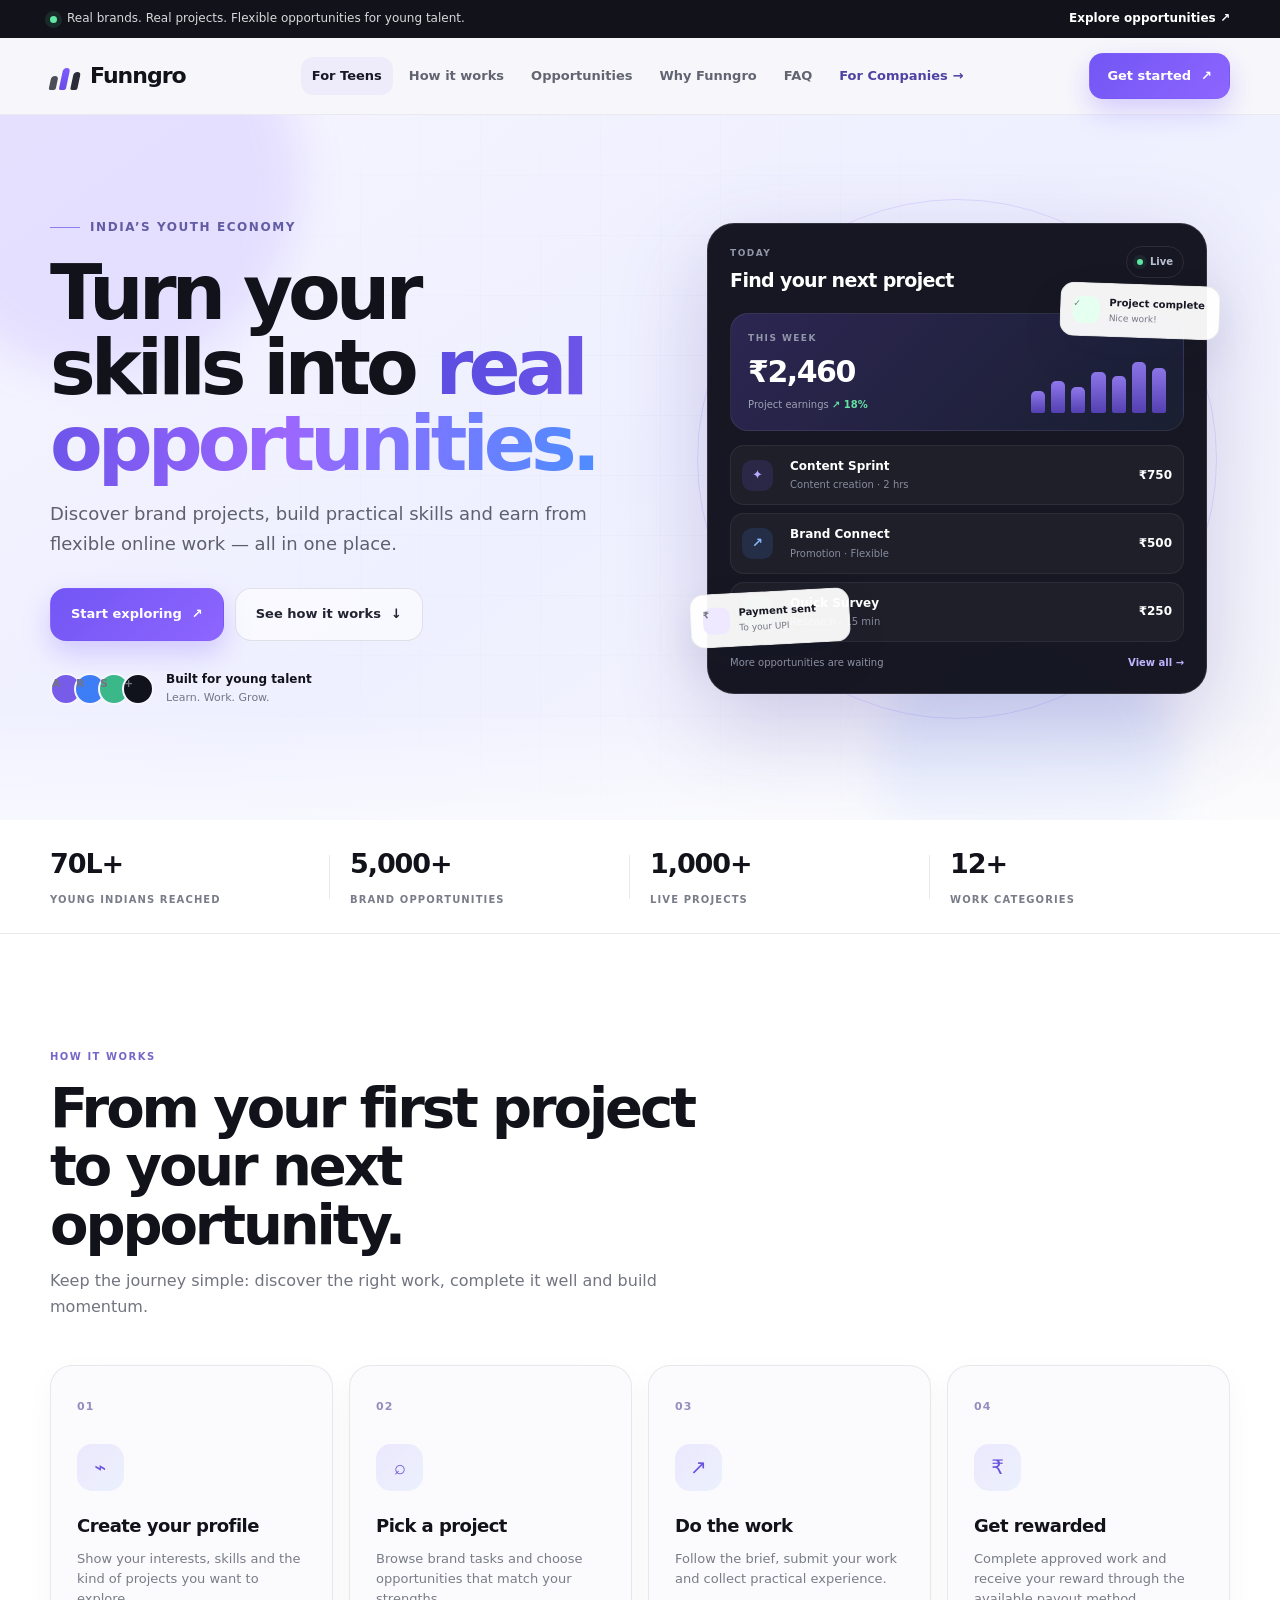
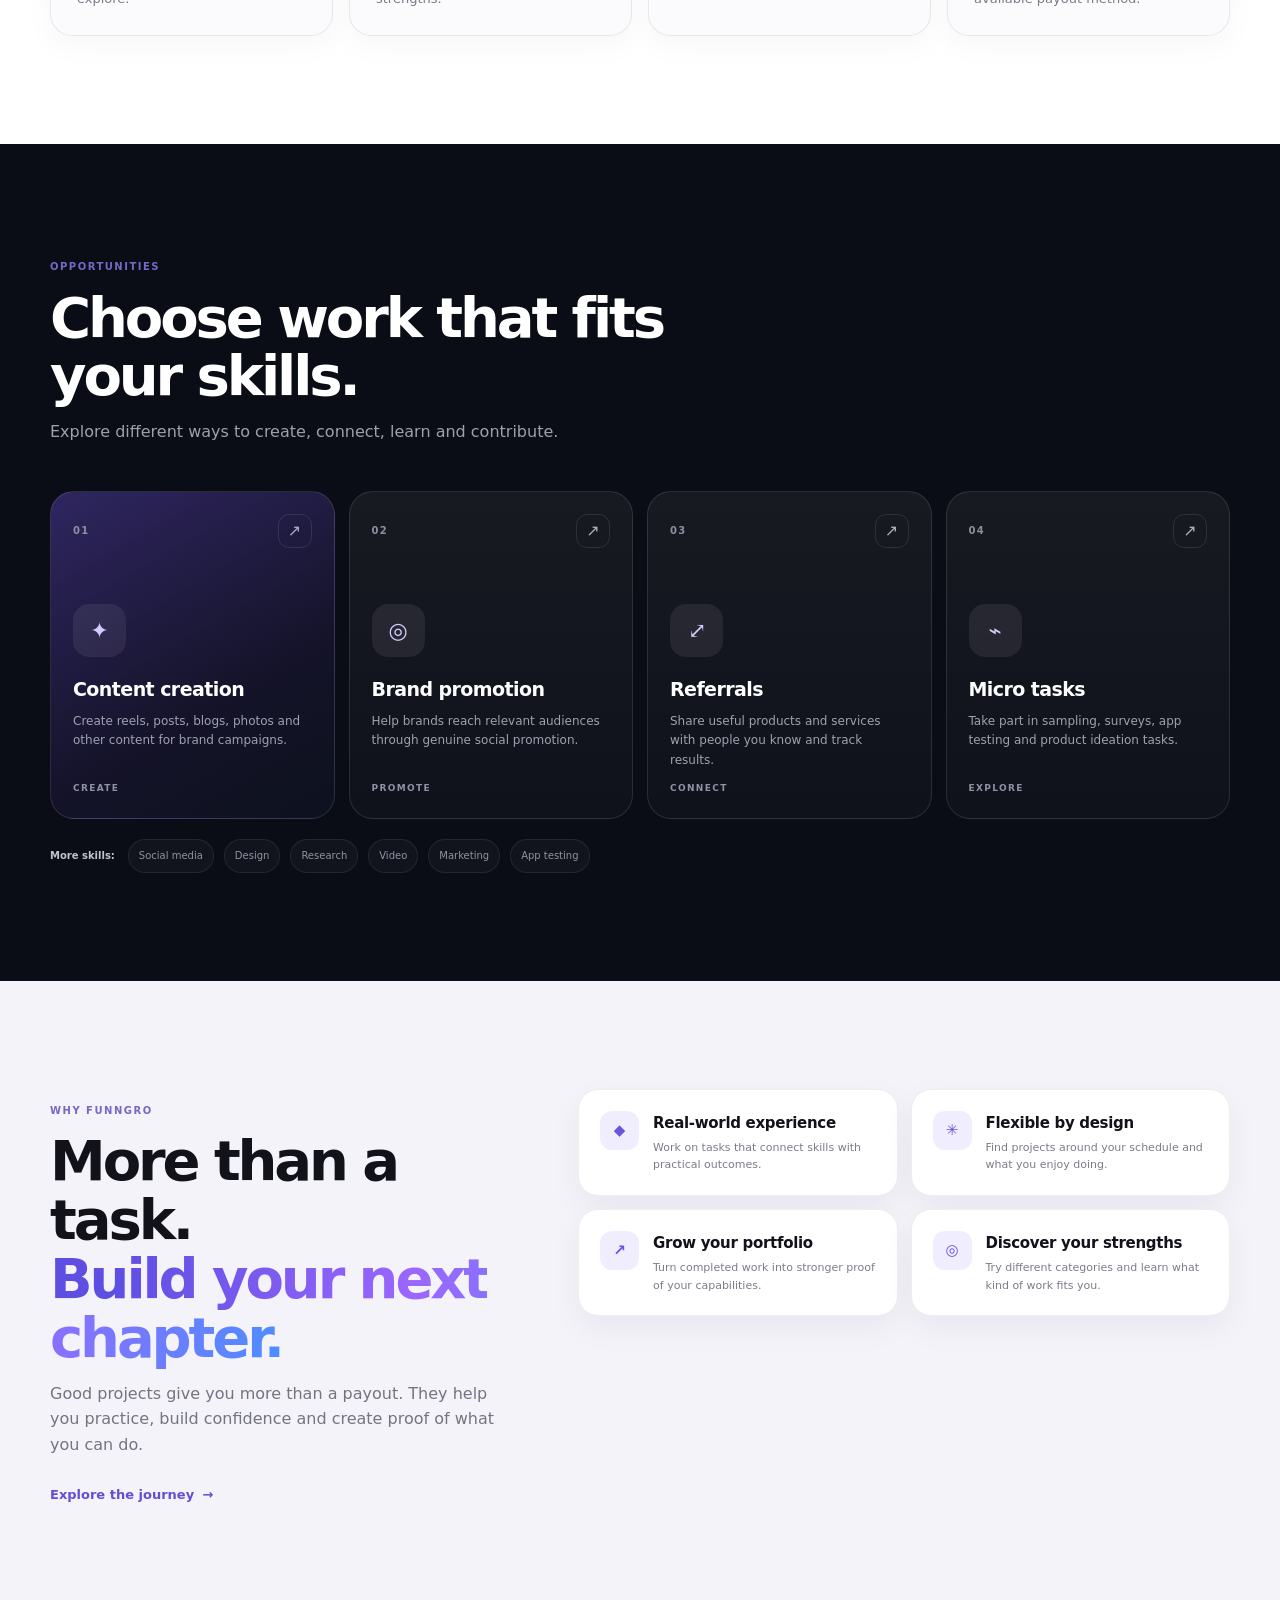
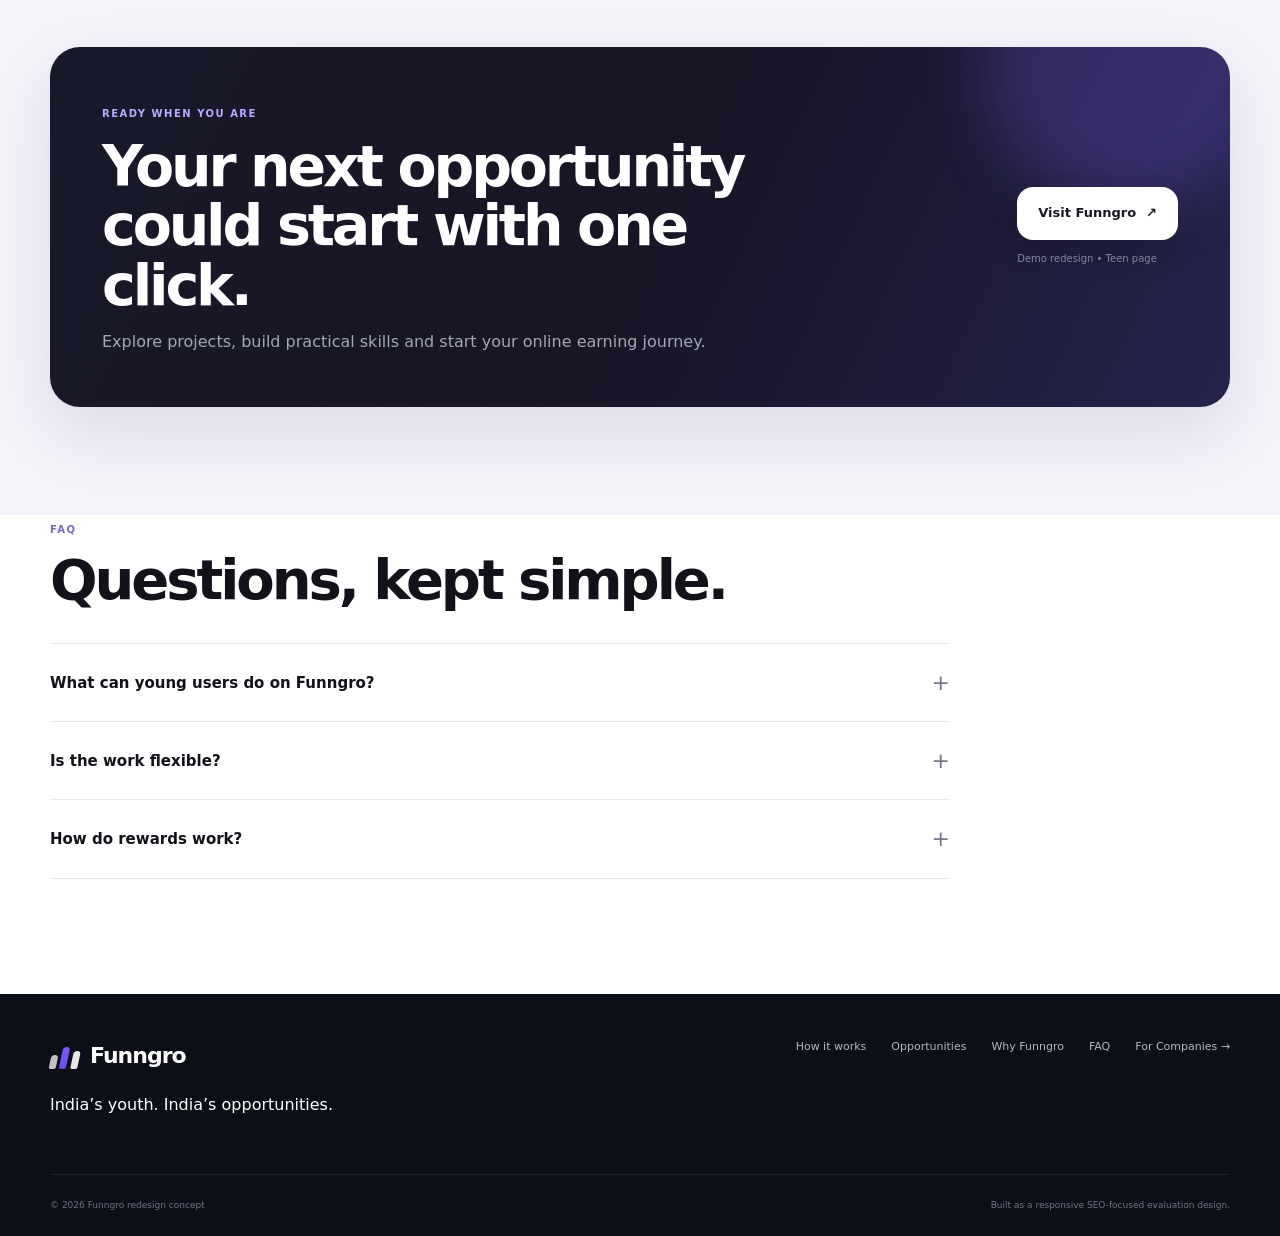
<file: teen.html>
<!DOCTYPE html>
<html lang="en">
<head>
  <meta charset="UTF-8">
  <meta name="viewport" content="width=device-width, initial-scale=1.0">
  <meta name="theme-color" content="#0b0d16">
  <meta name="robots" content="index, follow">
  <meta name="description" content="Explore Funngro's teen opportunities, discover brand projects, build real-world skills, and earn from flexible online work.">
  <meta name="keywords" content="Funngro for teens, online earning for students, student freelance projects, earn online as a student, brand projects for students, youth opportunities in India">
  <meta property="og:type" content="website">
  <meta property="og:title" content="Funngro for Teens | Real Projects. Real Skills.">
  <meta property="og:description" content="Discover flexible opportunities, real brand projects and skill-building work designed for India's young talent.">
  <meta property="og:url" content="https://your-domain.com/teen.html">
  <meta property="og:site_name" content="Funngro">
  <meta name="twitter:card" content="summary_large_image">
  <meta name="twitter:title" content="Funngro for Teens | Real Projects. Real Skills.">
  <meta name="twitter:description" content="Discover flexible opportunities and real-world brand projects with Funngro.">

  <!-- Replace this placeholder with the final live URL before submission. -->
  <link rel="canonical" href="https://your-domain.com/teen.html">

  <title>Funngro for Teens | Earn Online with Real Brand Projects</title>
  <link rel="stylesheet" href="style.css">

  <script type="application/ld+json">
  {
    "@context": "https://schema.org",
    "@type": "WebPage",
    "name": "Funngro for Teens",
    "url": "https://your-domain.com/teen.html",
    "description": "A redesigned teen-focused page for Funngro showcasing real brand opportunities, flexible online work and skill-building projects.",
    "isPartOf": {
      "@type": "WebSite",
      "name": "Funngro",
      "url": "https://www.funngro.com/"
    }
  }
  </script>
</head>
<body>
  <div class="page-shell">
    <div class="announcement-bar">
      <div class="container announcement-inner">
        <span class="announcement-dot" aria-hidden="true"></span>
        <p>Real brands. Real projects. Flexible opportunities for young talent.</p>
        <a href="#opportunities">Explore opportunities <span aria-hidden="true">↗</span></a>
      </div>
    </div>

    <header class="site-header" id="top">
      <div class="container nav-wrap">
        <a class="brand" href="#top" aria-label="Funngro home">
          <span class="brand-mark" aria-hidden="true">
            <span></span><span></span><span></span>
          </span>
          <span class="brand-word">Funngro</span>
        </a>

        <button class="menu-toggle" type="button" aria-label="Open navigation" aria-expanded="false" aria-controls="main-nav">
          <span></span><span></span><span></span>
        </button>

        <nav class="main-nav" id="main-nav" aria-label="Primary navigation">
          <a class="nav-link active" href="#top">For Teens</a>
          <a class="nav-link" href="#how-it-works">How it works</a>
          <a class="nav-link" href="#opportunities">Opportunities</a>
          <a class="nav-link" href="#why-funngro">Why Funngro</a>
          <a class="nav-link" href="#faq">FAQ</a>
          <a class="nav-link nav-company" href="company.html">For Companies <span aria-hidden="true">→</span></a>
        </nav>

        <a class="btn btn-primary nav-cta" href="#start">Get started <span aria-hidden="true">↗</span></a>
      </div>
    </header>

    <main>
      <section class="hero-section">
        <div class="hero-glow glow-one" aria-hidden="true"></div>
        <div class="hero-glow glow-two" aria-hidden="true"></div>
        <div class="hero-grid" aria-hidden="true"></div>

        <div class="container hero-grid-layout">
          <div class="hero-copy reveal">
            <div class="eyebrow"><span class="eyebrow-line"></span> India’s youth economy</div>
            <h1>Turn your skills into <span class="gradient-text">real opportunities.</span></h1>
            <p class="hero-lead">Discover brand projects, build practical skills and earn from flexible online work — all in one place.</p>

            <div class="hero-actions">
              <a class="btn btn-primary btn-large" href="#start">Start exploring <span aria-hidden="true">↗</span></a>
              <a class="btn btn-ghost btn-large" href="#how-it-works">See how it works <span aria-hidden="true">↓</span></a>
            </div>

            <div class="hero-proof">
              <div class="avatar-stack" aria-label="Community preview">
                <span class="avatar avatar-a">A</span>
                <span class="avatar avatar-b">R</span>
                <span class="avatar avatar-c">S</span>
                <span class="avatar avatar-d">+</span>
              </div>
              <div>
                <strong>Built for young talent</strong>
                <span>Learn. Work. Grow.</span>
              </div>
            </div>
          </div>

          <div class="hero-visual reveal reveal-delay-1" aria-label="Illustration of a Funngro project dashboard">
            <div class="visual-orbit orbit-one"></div>
            <div class="visual-orbit orbit-two"></div>
            <div class="dashboard-card">
              <div class="dashboard-topline">
                <div>
                  <span class="mini-label">TODAY</span>
                  <h2>Find your next project</h2>
                </div>
                <span class="live-pill"><span></span> Live</span>
              </div>

              <div class="earning-panel">
                <div>
                  <span class="mini-label">THIS WEEK</span>
                  <strong>₹2,460</strong>
                  <small>Project earnings <b>↗ 18%</b></small>
                </div>
                <div class="mini-chart" aria-hidden="true">
                  <span style="height: 38%"></span>
                  <span style="height: 56%"></span>
                  <span style="height: 46%"></span>
                  <span style="height: 71%"></span>
                  <span style="height: 64%"></span>
                  <span style="height: 88%"></span>
                  <span style="height: 78%"></span>
                </div>
              </div>

              <div class="project-list">
                <article class="project-row">
                  <div class="project-icon purple">✦</div>
                  <div class="project-info"><strong>Content Sprint</strong><span>Content creation · 2 hrs</span></div>
                  <div class="project-pay">₹750</div>
                </article>
                <article class="project-row">
                  <div class="project-icon blue">↗</div>
                  <div class="project-info"><strong>Brand Connect</strong><span>Promotion · Flexible</span></div>
                  <div class="project-pay">₹500</div>
                </article>
                <article class="project-row">
                  <div class="project-icon green">✓</div>
                  <div class="project-info"><strong>Quick Survey</strong><span>Research · 15 min</span></div>
                  <div class="project-pay">₹250</div>
                </article>
              </div>

              <div class="dashboard-footer">
                <span>More opportunities are waiting</span>
                <a href="#opportunities" aria-label="View opportunities">View all →</a>
              </div>
            </div>

            <div class="float-card float-card-top">
              <span class="float-icon">✓</span>
              <div><strong>Project complete</strong><span>Nice work!</span></div>
            </div>
            <div class="float-card float-card-bottom">
              <span class="rupee-badge">₹</span>
              <div><strong>Payment sent</strong><span>To your UPI</span></div>
            </div>
          </div>
        </div>
      </section>

      <section class="stats-section" aria-label="Funngro highlights">
        <div class="container stats-row">
          <div class="stat-item"><strong class="count" data-target="70" data-suffix="L+">0</strong><span>young Indians reached</span></div>
          <div class="stat-item"><strong class="count" data-target="5000" data-suffix="+">0</strong><span>brand opportunities</span></div>
          <div class="stat-item"><strong class="count" data-target="1000" data-suffix="+">0</strong><span>live projects</span></div>
          <div class="stat-item"><strong class="count" data-target="12" data-suffix="+">0</strong><span>work categories</span></div>
        </div>
      </section>

      <section class="section section-light" id="how-it-works">
        <div class="container">
          <div class="section-heading reveal">
            <span class="section-kicker">HOW IT WORKS</span>
            <h2>From your first project to your next opportunity.</h2>
            <p>Keep the journey simple: discover the right work, complete it well and build momentum.</p>
          </div>

          <div class="steps-grid">
            <article class="step-card reveal">
              <span class="step-number">01</span>
              <div class="step-icon">⌁</div>
              <h3>Create your profile</h3>
              <p>Show your interests, skills and the kind of projects you want to explore.</p>
            </article>
            <article class="step-card reveal reveal-delay-1">
              <span class="step-number">02</span>
              <div class="step-icon">⌕</div>
              <h3>Pick a project</h3>
              <p>Browse brand tasks and choose opportunities that match your strengths.</p>
            </article>
            <article class="step-card reveal reveal-delay-2">
              <span class="step-number">03</span>
              <div class="step-icon">↗</div>
              <h3>Do the work</h3>
              <p>Follow the brief, submit your work and collect practical experience.</p>
            </article>
            <article class="step-card reveal reveal-delay-3">
              <span class="step-number">04</span>
              <div class="step-icon">₹</div>
              <h3>Get rewarded</h3>
              <p>Complete approved work and receive your reward through the available payout method.</p>
            </article>
          </div>
        </div>
      </section>

      <section class="section section-dark" id="opportunities">
        <div class="container">
          <div class="section-heading section-heading-dark reveal">
            <span class="section-kicker">OPPORTUNITIES</span>
            <h2>Choose work that fits your skills.</h2>
            <p>Explore different ways to create, connect, learn and contribute.</p>
          </div>

          <div class="opportunity-grid">
            <article class="opportunity-card featured reveal">
              <div class="card-top"><span class="opportunity-number">01</span><span class="card-arrow">↗</span></div>
              <div class="opportunity-symbol">✦</div>
              <h3>Content creation</h3>
              <p>Create reels, posts, blogs, photos and other content for brand campaigns.</p>
              <span class="card-tag">CREATE</span>
            </article>
            <article class="opportunity-card reveal reveal-delay-1">
              <div class="card-top"><span class="opportunity-number">02</span><span class="card-arrow">↗</span></div>
              <div class="opportunity-symbol">◎</div>
              <h3>Brand promotion</h3>
              <p>Help brands reach relevant audiences through genuine social promotion.</p>
              <span class="card-tag">PROMOTE</span>
            </article>
            <article class="opportunity-card reveal reveal-delay-2">
              <div class="card-top"><span class="opportunity-number">03</span><span class="card-arrow">↗</span></div>
              <div class="opportunity-symbol">⤢</div>
              <h3>Referrals</h3>
              <p>Share useful products and services with people you know and track results.</p>
              <span class="card-tag">CONNECT</span>
            </article>
            <article class="opportunity-card reveal reveal-delay-3">
              <div class="card-top"><span class="opportunity-number">04</span><span class="card-arrow">↗</span></div>
              <div class="opportunity-symbol">⌁</div>
              <h3>Micro tasks</h3>
              <p>Take part in sampling, surveys, app testing and product ideation tasks.</p>
              <span class="card-tag">EXPLORE</span>
            </article>
          </div>

          <div class="category-strip reveal">
            <span>More skills:</span>
            <span>Social media</span><span>Design</span><span>Research</span><span>Video</span><span>Marketing</span><span>App testing</span>
          </div>
        </div>
      </section>

      <section class="section section-soft" id="why-funngro">
        <div class="container value-grid">
          <div class="value-copy reveal">
            <span class="section-kicker">WHY FUNNGRO</span>
            <h2>More than a task.<br><span class="gradient-text">Build your next chapter.</span></h2>
            <p>Good projects give you more than a payout. They help you practice, build confidence and create proof of what you can do.</p>
            <a class="text-link" href="#start">Explore the journey <span aria-hidden="true">→</span></a>
          </div>

          <div class="value-cards">
            <article class="value-card reveal"><span class="value-icon">◆</span><div><h3>Real-world experience</h3><p>Work on tasks that connect skills with practical outcomes.</p></div></article>
            <article class="value-card reveal reveal-delay-1"><span class="value-icon">✳</span><div><h3>Flexible by design</h3><p>Find projects around your schedule and what you enjoy doing.</p></div></article>
            <article class="value-card reveal reveal-delay-2"><span class="value-icon">↗</span><div><h3>Grow your portfolio</h3><p>Turn completed work into stronger proof of your capabilities.</p></div></article>
            <article class="value-card reveal reveal-delay-3"><span class="value-icon">◎</span><div><h3>Discover your strengths</h3><p>Try different categories and learn what kind of work fits you.</p></div></article>
          </div>
        </div>
      </section>

      <section class="section cta-section" id="start">
        <div class="container cta-card reveal">
          <div class="cta-glow" aria-hidden="true"></div>
          <div class="cta-copy">
            <span class="section-kicker">READY WHEN YOU ARE</span>
            <h2>Your next opportunity could start with one click.</h2>
            <p>Explore projects, build practical skills and start your online earning journey.</p>
          </div>
          <div class="cta-action">
            <a class="btn btn-light btn-large" href="https://www.funngro.com/teen" target="_blank" rel="noopener noreferrer">Visit Funngro <span aria-hidden="true">↗</span></a>
            <small>Demo redesign • Teen page</small>
          </div>
        </div>
      </section>

      <section class="faq-section" id="faq">
        <div class="container">
          <div class="section-heading reveal">
            <span class="section-kicker">FAQ</span>
            <h2>Questions, kept simple.</h2>
          </div>
          <div class="faq-list">
            <details class="faq-item reveal">
              <summary>What can young users do on Funngro?</summary>
              <p>Funngro currently highlights brand promotion, content, referrals, sampling, surveys, app testing, ideation and other project-based opportunities.</p>
            </details>
            <details class="faq-item reveal reveal-delay-1">
              <summary>Is the work flexible?</summary>
              <p>The platform describes its opportunities as flexible and remote, with users selecting campaigns or tasks that fit their interests and availability.</p>
            </details>
            <details class="faq-item reveal reveal-delay-2">
              <summary>How do rewards work?</summary>
              <p>After completing an approved task or campaign, eligible users receive the payout through the payment method supported for that opportunity.</p>
            </details>
          </div>
        </div>
      </section>
    </main>

    <footer class="site-footer">
      <div class="container footer-top">
        <div>
          <a class="brand brand-footer" href="#top" aria-label="Back to top">
            <span class="brand-mark" aria-hidden="true"><span></span><span></span><span></span></span>
            <span class="brand-word">Funngro</span>
          </a>
          <p>India’s youth. India’s opportunities.</p>
        </div>
        <div class="footer-links">
          <a href="#how-it-works">How it works</a>
          <a href="#opportunities">Opportunities</a>
          <a href="#why-funngro">Why Funngro</a>
          <a href="#faq">FAQ</a>
          <a href="company.html">For Companies →</a>
        </div>
      </div>
      <div class="container footer-bottom">
        <span>© <span id="year"></span> Funngro redesign concept</span>
        <span>Built as a responsive SEO-focused evaluation design.</span>
      </div>
    </footer>
  </div>

  <script src="script.js" defer></script>
</body>
</html>
</file>
<file: style.css>
:root {
  --bg: #f7f7fb;
  --surface: #ffffff;
  --surface-2: #f0eff8;
  --text: #11121a;
  --muted: #696b78;
  --dark: #0b0d16;
  --dark-2: #121523;
  --line: rgba(17, 18, 26, 0.09);
  --line-dark: rgba(255, 255, 255, 0.11);
  --accent: #7c5cff;
  --accent-2: #b38bff;
  --accent-3: #4d8dff;
  --green: #62e8a5;
  --shadow: 0 26px 70px rgba(27, 20, 74, 0.11);
  --shadow-soft: 0 18px 45px rgba(27, 20, 74, 0.08);
  --radius-xl: 30px;
  --radius-lg: 22px;
  --radius-md: 16px;
  --container: 1180px;
}

* { box-sizing: border-box; }
html { scroll-behavior: smooth; }
body {
  margin: 0;
  font-family: Inter, ui-sans-serif, system-ui, -apple-system, BlinkMacSystemFont, "Segoe UI", sans-serif;
  color: var(--text);
  background: var(--bg);
  line-height: 1.6;
  overflow-x: hidden;
}
a { color: inherit; text-decoration: none; }
button, input, textarea, select { font: inherit; }
button { cursor: pointer; }
.container { width: min(var(--container), calc(100% - 40px)); margin-inline: auto; }

.announcement-bar {
  background: #11121a;
  color: rgba(255,255,255,.84);
  font-size: 12px;
}
.announcement-inner { min-height: 38px; display: flex; align-items: center; gap: 10px; }
.announcement-inner p { margin: 0; }
.announcement-inner a { margin-left: auto; color: #fff; font-weight: 700; }
.announcement-dot { width: 7px; height: 7px; border-radius: 50%; background: #62e8a5; box-shadow: 0 0 0 5px rgba(98,232,165,.11); }

.site-header {
  position: sticky;
  top: 0;
  z-index: 50;
  background: rgba(247,247,251,.84);
  border-bottom: 1px solid rgba(17,18,26,.06);
  backdrop-filter: blur(18px);
}
.nav-wrap { min-height: 76px; display: flex; align-items: center; gap: 24px; }
.brand { display: inline-flex; align-items: center; gap: 10px; flex-shrink: 0; }
.brand-mark { position: relative; width: 30px; height: 27px; display: inline-flex; align-items: end; gap: 4px; }
.brand-mark span { width: 7px; border-radius: 6px 6px 3px 3px; background: #141522; transform: skew(-12deg); }
.brand-mark span:nth-child(1) { height: 14px; opacity: .75; }
.brand-mark span:nth-child(2) { height: 22px; background: linear-gradient(180deg, var(--accent), #6a4be5); }
.brand-mark span:nth-child(3) { height: 18px; background: #141522; opacity: .9; }
.brand-word { font-size: 22px; font-weight: 800; letter-spacing: -.045em; }
.main-nav { display: flex; align-items: center; gap: 5px; margin-inline: auto; }
.nav-link { padding: 9px 11px; border-radius: 12px; color: #626472; font-size: 13px; font-weight: 700; transition: .25s ease; }
.nav-link:hover, .nav-link.active { color: #171824; background: rgba(124,92,255,.07); }
.nav-company { color: #4e42a3; }
.nav-cta { min-width: 132px; justify-content: center; }
.menu-toggle { display: none; border: 0; background: transparent; padding: 8px; }
.menu-toggle span { display: block; width: 23px; height: 2px; background: #12131c; margin: 5px 0; border-radius: 4px; }

.btn { display: inline-flex; align-items: center; justify-content: center; gap: 10px; border-radius: 14px; padding: 12px 17px; font-size: 13px; font-weight: 800; border: 1px solid transparent; transition: transform .2s ease, box-shadow .2s ease, background .2s ease; }
.btn:hover { transform: translateY(-2px); }
.btn-primary { color: #fff; background: linear-gradient(135deg, #7256f4, #8e65ff); box-shadow: 0 12px 28px rgba(124,92,255,.28); }
.btn-primary:hover { box-shadow: 0 16px 32px rgba(124,92,255,.34); }
.btn-ghost { color: #222431; background: rgba(255,255,255,.6); border-color: rgba(17,18,26,.1); }
.btn-ghost:hover { background: #fff; }
.btn-light { background: #fff; color: #171824; box-shadow: 0 12px 28px rgba(0,0,0,.16); }
.btn-large { padding: 15px 20px; border-radius: 16px; }

.hero-section { position: relative; min-height: 705px; display: flex; align-items: center; overflow: hidden; background: linear-gradient(145deg, #f6f4ff 0%, #eef0ff 50%, #f8f8fb 100%); }
.hero-section::after { content: ""; position: absolute; inset: auto 0 0; height: 110px; background: linear-gradient(180deg, transparent, rgba(255,255,255,.55)); pointer-events: none; }
.hero-grid-layout { position: relative; z-index: 2; display: grid; grid-template-columns: 1.02fr .98fr; gap: 66px; align-items: center; padding: 82px 0 100px; }
.hero-copy { max-width: 600px; }
.eyebrow { display: inline-flex; align-items: center; gap: 10px; font-size: 12px; font-weight: 800; text-transform: uppercase; letter-spacing: .13em; color: #625ca2; }
.eyebrow-line { width: 30px; height: 1px; background: #8b7ef3; }
h1 { margin: 18px 0 18px; font-size: clamp(48px, 6vw, 79px); line-height: .98; letter-spacing: -.065em; max-width: 670px; }
.gradient-text { background: linear-gradient(100deg, #5e4ee2 10%, #9b67ff 55%, #4d8dff 100%); -webkit-background-clip: text; background-clip: text; color: transparent; }
.hero-lead { max-width: 580px; margin: 0; color: #5e606d; font-size: 18px; line-height: 1.65; }
.hero-actions { display: flex; gap: 11px; margin-top: 30px; flex-wrap: wrap; }
.hero-proof { display: flex; align-items: center; gap: 12px; margin-top: 29px; }
.avatar-stack { display: flex; padding-left: 8px; }
.avatar { width: 32px; height: 32px; margin-left: -8px; border-radius: 50%; border: 2px solid #f6f4ff; display: grid; place-items: center; color: white; font-size: 11px; font-weight: 800; }
.avatar-a { background: #775ce9; }
.avatar-b { background: #3d7df5; }
.avatar-c { background: #3bb889; }
.avatar-d { background: #11131c; }
.hero-proof strong, .hero-proof span { display:block; }
.hero-proof strong { font-size: 12px; }
.hero-proof span { font-size: 11px; color: #737583; }

.hero-visual { position: relative; min-height: 520px; display:flex; align-items:center; justify-content:center; }
.visual-orbit { position:absolute; border: 1px solid rgba(124,92,255,.16); border-radius: 50%; }
.orbit-one { width: 520px; height: 520px; }
.orbit-two { width: 390px; height: 390px; border-color: rgba(77,141,255,.16); }
.dashboard-card { position: relative; z-index: 2; width: min(100%, 500px); padding: 22px; border-radius: 27px; background: rgba(15,16,27,.97); color: #fff; box-shadow: 0 30px 90px rgba(63,45,145,.22); border: 1px solid rgba(255,255,255,.12); }
.dashboard-topline { display:flex; align-items:flex-start; justify-content:space-between; gap: 20px; }
.mini-label { display:block; color: #9196aa; font-size: 9px; letter-spacing: .16em; font-weight: 800; }
.dashboard-topline h2 { margin: 4px 0 0; font-size: 19px; letter-spacing: -.035em; }
.live-pill { display:inline-flex; gap: 7px; align-items:center; color:#b8c0d1; border: 1px solid rgba(255,255,255,.09); padding: 7px 10px; border-radius: 99px; font-size: 10px; font-weight: 700; }
.live-pill span { width: 6px; height: 6px; background: #5ee6a0; border-radius:50%; box-shadow: 0 0 0 4px rgba(94,230,160,.08); }
.earning-panel { margin-top: 18px; display:flex; align-items:flex-end; justify-content:space-between; background: linear-gradient(135deg, rgba(124,92,255,.22), rgba(77,141,255,.07)); border: 1px solid rgba(255,255,255,.07); border-radius: 18px; padding: 17px; }
.earning-panel strong { display:block; font-size: 30px; letter-spacing:-.05em; margin-top:3px; }
.earning-panel small { display:block; color:#9ca1b3; margin-top: 1px; font-size: 10px; }
.earning-panel small b { color:#66e2a2; }
.mini-chart { height: 58px; width: 135px; display:flex; align-items:flex-end; gap: 6px; }
.mini-chart span { flex:1; border-radius: 5px 5px 2px 2px; background: linear-gradient(180deg, #9b81ff, #5943be); opacity:.9; }
.project-list { margin-top: 14px; display:grid; gap:8px; }
.project-row { display:grid; grid-template-columns: 38px 1fr auto; align-items:center; gap: 10px; padding: 11px; border-radius: 14px; border: 1px solid rgba(255,255,255,.065); background: rgba(255,255,255,.035); }
.project-icon { width: 31px; height:31px; display:grid; place-items:center; border-radius: 10px; font-size: 13px; font-weight: 900; }
.project-icon.purple { color:#b8a9ff; background:rgba(124,92,255,.14); }
.project-icon.blue { color:#88b9ff; background:rgba(77,141,255,.14); }
.project-icon.green { color:#7ce9b0; background:rgba(98,232,165,.12); }
.project-info strong { display:block; font-size: 12px; }
.project-info span { display:block; color:#868c9e; font-size:10px; margin-top:1px; }
.project-pay { font-size: 12px; font-weight: 800; color:#fff; }
.dashboard-footer { display:flex; justify-content:space-between; gap:12px; color:#8f94a5; padding-top:13px; font-size:10px; }
.dashboard-footer a { color:#bfb6ff; font-weight:800; }
.float-card { position:absolute; z-index:4; display:flex; align-items:center; gap:9px; min-width: 160px; padding: 11px 12px; background: rgba(255,255,255,.95); color:#171823; border:1px solid rgba(17,18,26,.08); border-radius: 14px; box-shadow: var(--shadow-soft); }
.float-card strong, .float-card span { display:block; }
.float-card strong { font-size:10px; }
.float-card span { font-size:9px; color:#757785; }
.float-icon, .rupee-badge { width: 27px; height:27px; display:grid; place-items:center; border-radius:9px; font-weight:900; }
.float-icon { background:#e5fff0; color:#2aa66a; }
.rupee-badge { background:#eee9ff; color:#6f52e8; }
.float-card-top { top: 85px; right: 10px; transform: rotate(2deg); }
.float-card-bottom { bottom: 73px; left: 6px; transform: rotate(-3deg); }
.hero-glow { position:absolute; border-radius:50%; filter: blur(20px); pointer-events:none; }
.glow-one { width:390px; height:390px; background: rgba(161,136,255,.18); top:-130px; left:-90px; }
.glow-two { width:300px; height:300px; background: rgba(111,153,255,.14); bottom:-100px; right:8%; }
.hero-grid { position:absolute; inset:0; background-image: linear-gradient(rgba(57,54,97,.055) 1px, transparent 1px), linear-gradient(90deg, rgba(57,54,97,.055) 1px, transparent 1px); background-size: 60px 60px; mask-image: radial-gradient(circle at 50% 45%, black, transparent 75%); opacity:.45; }

.stats-section { background:#fff; border-bottom:1px solid var(--line); }
.stats-row { min-height: 113px; display:grid; grid-template-columns:repeat(4, 1fr); align-items:center; gap: 20px; }
.stat-item { padding: 22px 0; position:relative; }
.stat-item:not(:last-child)::after { content:""; position:absolute; top:50%; right:0; width:1px; height:44px; background:var(--line); transform:translateY(-50%); }
.stat-item strong { font-size: 27px; letter-spacing:-.04em; display:block; }
.stat-item span { color:#7a7d89; font-size:10px; text-transform:uppercase; letter-spacing:.11em; font-weight:800; }

.section { padding: 108px 0; }
.section-light { background:#fff; }
.section-soft { background: #f4f3fa; }
.section-dark { background:var(--dark); color:#fff; }
.section-heading { max-width: 700px; }
.section-heading h2, .value-copy h2, .cta-copy h2 { margin: 11px 0 13px; font-size: clamp(38px, 5vw, 56px); line-height:1.05; letter-spacing:-.055em; }
.section-heading p, .value-copy > p, .cta-copy p { margin:0; color:#727480; font-size:16px; max-width:620px; }
.section-heading-dark p { color:#9ca1ae; }
.section-kicker { display:inline-block; color:#7568c6; letter-spacing:.15em; font-size:10px; font-weight:900; }

.steps-grid { display:grid; grid-template-columns:repeat(4, 1fr); gap:16px; margin-top: 46px; }
.step-card { position:relative; padding: 26px; min-height:255px; background:#fbfbfd; border:1px solid rgba(17,18,26,.08); border-radius:22px; box-shadow:0 10px 30px rgba(20,22,48,.035); transition: .25s ease; }
.step-card:hover { transform:translateY(-5px); box-shadow:var(--shadow-soft); }
.step-number { font-size:11px; font-weight:900; color:#948dbe; letter-spacing:.1em; }
.step-icon { width:47px; height:47px; margin: 26px 0 21px; display:grid; place-items:center; border-radius:15px; background:linear-gradient(135deg, rgba(124,92,255,.12), rgba(77,141,255,.09)); color:#6853df; font-size:20px; }
.step-card h3 { margin:0 0 8px; font-size:18px; letter-spacing:-.03em; }
.step-card p { margin:0; color:#797c88; font-size:13px; line-height:1.55; }

.opportunity-grid { display:grid; grid-template-columns:repeat(4, 1fr); gap:14px; margin-top:46px; }
.opportunity-card { min-height:328px; padding:22px; position:relative; overflow:hidden; border:1px solid var(--line-dark); border-radius:24px; background:linear-gradient(180deg, rgba(255,255,255,.055), rgba(255,255,255,.023)); transition:.25s ease; }
.opportunity-card:hover { transform:translateY(-5px); border-color:rgba(160,145,255,.35); }
.opportunity-card.featured { background:linear-gradient(150deg, rgba(124,92,255,.32), rgba(124,92,255,.08) 65%, rgba(77,141,255,.04)); }
.card-top { display:flex; justify-content:space-between; align-items:center; }
.opportunity-number { font-size:10px; letter-spacing:.13em; color:#8b90a0; font-weight:900; }
.card-arrow { width:34px; height:34px; display:grid; place-items:center; border:1px solid rgba(255,255,255,.1); border-radius:11px; color:#aab0c1; }
.opportunity-symbol { width:53px; height:53px; display:grid; place-items:center; margin-top:56px; border-radius:16px; color:#d3ccff; background:rgba(255,255,255,.07); font-size:22px; }
.opportunity-card h3 { margin:17px 0 8px; font-size:19px; letter-spacing:-.03em; }
.opportunity-card p { margin:0; color:#9da2b0; font-size:12px; line-height:1.6; }
.card-tag { position:absolute; bottom:22px; left:22px; font-size:9px; letter-spacing:.15em; font-weight:900; color:#8e93a3; }
.category-strip { display:flex; align-items:center; flex-wrap:wrap; gap:10px; margin-top:20px; color:#8f93a2; font-size:10px; }
.category-strip > span:not(:first-child) { padding:8px 10px; border:1px solid rgba(255,255,255,.08); border-radius:999px; background:rgba(255,255,255,.03); }
.category-strip > span:first-child { margin-right:3px; color:#c0c3cd; font-weight:800; }

.value-grid { display:grid; grid-template-columns:.82fr 1.18fr; gap:75px; align-items:start; }
.value-copy { padding-top:7px; }
.value-copy .text-link { display:inline-flex; gap:8px; margin-top:28px; color:#624fd5; font-size:13px; font-weight:900; }
.value-cards { display:grid; grid-template-columns:repeat(2, 1fr); gap:13px; }
.value-card { display:flex; gap:14px; padding:21px; border-radius:20px; background:#fff; border:1px solid rgba(17,18,26,.07); box-shadow:0 12px 32px rgba(20,22,48,.05); }
.value-icon { width:39px; height:39px; flex:0 0 39px; display:grid; place-items:center; border-radius:12px; background:#f0edff; color:#6953df; font-size:15px; font-weight:900; }
.value-card h3 { margin:0 0 4px; font-size:15px; letter-spacing:-.02em; }
.value-card p { margin:0; color:#7a7d89; font-size:11px; line-height:1.6; }

.cta-section { padding: 32px 0 108px; background: #f4f3fa; }
.cta-card { position:relative; overflow:hidden; padding:52px; border-radius:30px; background: linear-gradient(115deg, #18192a 0%, #171526 52%, #25234b 100%); color:#fff; display:flex; align-items:center; justify-content:space-between; gap:50px; box-shadow:var(--shadow); }
.cta-glow { position:absolute; width:300px; height:300px; border-radius:50%; background:rgba(126,102,255,.22); filter:blur(30px); right:-50px; top:-140px; }
.cta-copy { position:relative; z-index:1; max-width:700px; }
.cta-copy .section-kicker { color:#b7abff; }
.cta-copy h2 { margin-top:12px; font-size:clamp(36px, 4.8vw, 57px); }
.cta-copy p { color:#a4a7b4; }
.cta-action { position:relative; z-index:1; display:flex; flex-direction:column; align-items:flex-start; gap:11px; flex-shrink:0; }
.cta-action small { color:#838798; font-size:10px; }

.faq-section { background:#fff; padding: 0 0 115px; }
.faq-list { margin-top:33px; max-width:900px; }
.faq-item { border-top:1px solid var(--line); padding: 21px 0; }
.faq-item:last-child { border-bottom:1px solid var(--line); }
.faq-item summary { list-style:none; cursor:pointer; display:flex; align-items:center; justify-content:space-between; gap:20px; font-size:15px; font-weight:800; }
.faq-item summary::-webkit-details-marker { display:none; }
.faq-item summary::after { content:"+"; font-size:22px; font-weight:400; color:#777a88; transition:.2s; }
.faq-item[open] summary::after { content:"−"; }
.faq-item p { margin:11px 0 0; color:#777b86; font-size:12px; max-width:780px; }

.site-footer { background:#0d0f18; color:#fff; padding-top:44px; }
.footer-top { display:flex; justify-content:space-between; gap:40px; padding-bottom:40px; }
.brand-footer .brand-word { color:#fff; }
.brand-footer .brand-mark span:nth-child(1), .brand-footer .brand-mark span:nth-child(3) { background:#fff; }
.brand-footer p { margin:14px 0 0; color:#858a99; font-size:11px; }
.footer-links { display:flex; flex-wrap:wrap; justify-content:flex-end; align-items:flex-start; gap:18px 25px; max-width:650px; }
.footer-links a { color:#b4b8c4; font-size:11px; }
.footer-links a:hover { color:#fff; }
.footer-bottom { min-height:62px; display:flex; justify-content:space-between; align-items:center; gap:20px; border-top:1px solid rgba(255,255,255,.08); color:#707586; font-size:9px; }

.reveal { opacity:0; transform:translateY(22px); transition:opacity .65s ease, transform .65s ease; }
.reveal.is-visible { opacity:1; transform:none; }
.reveal-delay-1 {  transition-delay:.08s; }
.reveal-delay-2 { transition-delay:.16s; }
.reveal-delay-3 { transition-delay:.24s; }

#one {background:rgba(77,141,255,.05); border:0.2px solid aqua;}
#two {background:rgba(77,141,255,.05); border:0.2px solid aqua;}
#three {background:rgba(77,141,255,.05); border:0.2px solid aqua;}
#four {background:rgba(77,141,255,.05); border:0.2px solid aqua;}
#five {background:rgba(77,141,255,.05); border:0.2px solid aqua;}
#six {background:rgba(77,141,255,.05); border:0.2px solid aqua;}
#seven {background:rgba(77,141,255,.05); border:0.2px solid aqua;}
#eight {background:rgba(77,141,255,.05); border:0.2px solid aqua;}
#tags {background:rgba(77,141,255,.05); border:0.2px solid aqua;}

@media (max-width: 1060px) {
  .main-nav { gap:0; }
  .nav-link { padding-inline:8px; }
  .hero-grid-layout { gap:35px; }
  .hero-visual { transform:scale(.94); }
}

@media (max-width: 900px) {
  .container { width:min(var(--container), calc(100% - 28px)); }
  .main-nav { position:absolute; left:14px; right:14px; top:70px; padding:10px; background:rgba(255,255,255,.97); border:1px solid var(--line); border-radius:18px; box-shadow:var(--shadow-soft); display:none; flex-direction:column; align-items:stretch; }
  .main-nav.open { display:flex; }
  .nav-link { padding:12px 13px; }
  .nav-cta { display:none; }
  .menu-toggle { display:block; margin-left:auto; }
  .hero-grid-layout { grid-template-columns:1fr; padding-top:65px; }
  .hero-copy { max-width:740px; }
  .hero-visual { min-height:510px; }
  .stats-row { grid-template-columns:repeat(2, 1fr); padding: 14px 0; }
  .stat-item:nth-child(2)::after { display:none; }
  .steps-grid, .opportunity-grid { grid-template-columns:repeat(2, 1fr); }
  .value-grid { grid-template-columns:1fr; gap:45px; }
  .cta-card { flex-direction:column; align-items:flex-start; padding:42px 32px; }
}

@media (max-width: 640px) {
  .announcement-inner { min-height: 44px; font-size:10px; }
  .announcement-inner a { display:none; }
  .site-header { backdrop-filter: blur(14px); }
  h1 { font-size: clamp(43px, 13vw, 63px); }
  .hero-section { min-height:auto; }
  .hero-grid-layout { padding:52px 0 56px; }
  .hero-lead { font-size:15px; }
  .hero-actions { display:grid; grid-template-columns:1fr; }
  .hero-proof { margin-top:20px; }
  .hero-visual { min-height:400px; transform:none; }
  .dashboard-card { padding:15px; border-radius:21px; }
  .earning-panel { padding:13px; }
  .mini-chart { width:98px; height:45px; gap:4px; }
  .earning-panel strong { font-size:25px; }
  .float-card { transform:scale(.86); }
  .float-card-top { top:42px; right:-7px; }
  .float-card-bottom { left:-8px; bottom:36px; }
  .orbit-one { width:360px; height:360px; }
  .orbit-two { width:280px; height:280px; }
  .stats-row { grid-template-columns:repeat(2, 1fr); gap:0; }
  .stat-item { padding:16px 0; }
  .stat-item strong { font-size:23px; }
  .section { padding:78px 0; }
  .section-heading h2, .value-copy h2, .cta-copy h2 { font-size:38px; }
  .steps-grid, .opportunity-grid, .value-cards { grid-template-columns:1fr; }
  .step-card { min-height:unset; }
  .opportunity-card { min-height:292px; }
  .opportunity-symbol { margin-top:43px; }
  .category-strip { gap:7px; }
  .cta-section { padding-bottom:78px; }
  .cta-card { padding:34px 24px; border-radius:24px; }
  .footer-top, .footer-bottom { flex-direction:column; align-items:flex-start; }
  .footer-links { justify-content:flex-start; }
}

@media (prefers-reduced-motion: reduce) {
  html { scroll-behavior:auto; }
  *, *::before, *::after { transition-duration:0.01ms !important; animation-duration:0.01ms !important; animation-iteration-count:1 !important; }
  .reveal { opacity:1; transform:none; }
}
</file>
<file: company.css>
/* Page 2 — For Companies / Brands. Uses the shared design system from style.css. */
.company-page { background:#f5f4fa; }
.company-hero-section { position:relative; overflow:hidden; color:#fff; background:#0b0d16; min-height:730px; }
.company-hero-grid { position:absolute; inset:0; opacity:.32; background-image:linear-gradient(rgba(255,255,255,.04) 1px, transparent 1px),linear-gradient(90deg,rgba(255,255,255,.04) 1px,transparent 1px); background-size:68px 68px; mask-image:linear-gradient(to bottom,black 0%,black 68%,transparent 100%); }
.company-glow { position:absolute; border-radius:50%; filter:blur(10px); pointer-events:none; }
.company-glow-one { width:430px; height:430px; right:2%; top:110px; background:rgba(112,88,255,.2); }
.company-glow-two { width:300px; height:300px; left:-80px; bottom:60px; background:rgba(42,133,255,.13); }
.company-hero-layout { position:relative; z-index:1; display:grid; grid-template-columns:.92fr 1.08fr; gap:55px; align-items:center; padding:83px 0 88px; }
.company-hero-copy { max-width:660px; }
.company-hero-copy h1 { max-width:700px; }
.company-hero-copy .hero-lead { max-width:600px; color:#aeb2c0; }
.company-proof-row { display:flex; gap:0; margin-top:39px; }
.mini-proof { min-width:145px; padding-right:24px; margin-right:24px; border-right:1px solid rgba(255,255,255,.1); }
.mini-proof:last-child { border-right:0; margin-right:0; }
.mini-proof strong { display:block; font-size:19px; letter-spacing:-.04em; }
.mini-proof span { display:block; margin-top:5px; color:#777d8d; font-size:10px; }
.company-hero-visual { min-height:510px; position:relative; display:grid; place-items:center; }
.campaign-card { width:min(100%,560px); padding:24px; border:1px solid rgba(255,255,255,.09); border-radius:28px; background:linear-gradient(145deg,rgba(255,255,255,.1),rgba(255,255,255,.035)); backdrop-filter:blur(18px); box-shadow:0 35px 85px rgba(0,0,0,.28); }
.campaign-head { display:flex; justify-content:space-between; align-items:flex-start; gap:18px; }
.campaign-head h2 { margin:5px 0 0; font-size:23px; letter-spacing:-.04em; }
.status-chip { display:inline-flex; align-items:center; gap:7px; padding:7px 10px; border-radius:999px; background:rgba(111,224,159,.08); color:#b8f2ce; border:1px solid rgba(111,224,159,.16); font-size:10px; font-weight:800; }
.status-chip span { width:6px; height:6px; border-radius:50%; background:#6fe09f; }
.campaign-progress { margin-top:28px; padding:17px 17px 15px; border-radius:17px; background:rgba(255,255,255,.045); }
.progress-row { display:flex; justify-content:space-between; color:#9197a6; font-size:10px; }
.progress-row strong { color:#d7daE3; }
.progress-track { height:7px; margin-top:12px; border-radius:99px; background:rgba(255,255,255,.08); overflow:hidden; }
.progress-track span { display:block; width:74%; height:100%; border-radius:inherit; background:linear-gradient(90deg,#7d64ff,#69a5ff); }
.campaign-metrics { display:grid; grid-template-columns:repeat(3,1fr); gap:10px; margin-top:12px; }
.metric-box { padding:14px; border-radius:16px; background:rgba(255,255,255,.035); border:1px solid rgba(255,255,255,.06); }
.metric-box span,.metric-box small { display:block; color:#7d8391; font-size:9px; }
.metric-box strong { display:block; margin:7px 0 3px; font-size:18px; letter-spacing:-.04em; }
.campaign-list { margin-top:12px; padding:7px; border-radius:18px; background:rgba(0,0,0,.14); }
.campaign-row { display:grid; grid-template-columns:38px 1fr auto; gap:12px; align-items:center; padding:13px 8px; border-bottom:1px solid rgba(255,255,255,.055); }
.campaign-row:last-child { border-bottom:0; }
.row-icon { width:36px; height:36px; display:grid; place-items:center; border-radius:11px; font-weight:900; }
.row-icon.purple { background:rgba(128,103,255,.15); color:#b8aeff; }
.row-icon.blue { background:rgba(77,156,255,.12); color:#9cc6ff; }
.row-icon.green { background:rgba(102,220,157,.11); color:#a7efc7; }
.campaign-row strong,.campaign-row small { display:block; }
.campaign-row strong { font-size:12px; }
.campaign-row small { margin-top:3px; color:#777d8c; font-size:9px; }
.campaign-row b { padding:5px 7px; border-radius:999px; background:rgba(255,255,255,.05); color:#9ea3b0; font-size:8px; }
.campaign-footer { display:flex; justify-content:space-between; gap:18px; align-items:center; margin-top:13px; color:#7f8594; font-size:9px; }
.campaign-footer a { color:#c2bbff; font-weight:800; }
.brand-float-card { position:absolute; display:flex; align-items:center; gap:10px; padding:11px 13px; border-radius:15px; border:1px solid rgba(255,255,255,.09); background:rgba(20,21,33,.86); box-shadow:0 15px 45px rgba(0,0,0,.25); backdrop-filter:blur(12px); }
.brand-float-card strong,.brand-float-card span { display:block; }
.brand-float-card strong { font-size:10px; }
.brand-float-card > div span { margin-top:3px; color:#7e8492; font-size:8px; }
.float-brand-top { left:0; top:72px; }
.float-brand-bottom { right:-2px; bottom:36px; }
.brand-stats-section { background:#fff; border-bottom:1px solid var(--line); }
.brand-stats-grid { display:grid; grid-template-columns:repeat(4,1fr); }
.brand-stat { position:relative; padding:25px 28px; text-align:center; }
.brand-stat:not(:last-child)::after { content:""; position:absolute; top:22px; right:0; width:1px; height:42px; background:var(--line); }
.brand-stat strong { display:block; font-size:23px; letter-spacing:-.04em; }
.brand-stat span { display:block; margin-top:5px; color:#7b7e89; font-size:10px; }
.solution-grid { display:grid; grid-template-columns:repeat(4,1fr); gap:14px; margin-top:44px; }
.solution-card { min-height:290px; padding:21px; position:relative; overflow:hidden; border:1px solid var(--line-dark); border-radius:23px; background:linear-gradient(180deg,rgba(255,255,255,.055),rgba(255,255,255,.025)); transition:.25s ease; }
.solution-card:hover { transform:translateY(-5px); border-color:rgba(160,145,255,.34); }
.solution-card.featured { background:linear-gradient(150deg,rgba(124,92,255,.31),rgba(124,92,255,.08) 62%,rgba(77,141,255,.03)); }
.solution-top { display:flex; justify-content:space-between; align-items:center; }
.solution-number { font-size:10px; color:#8b90a0; letter-spacing:.13em; font-weight:900; }
.solution-pill { padding:5px 7px; border-radius:999px; background:rgba(255,255,255,.06); color:#bbb4ff; font-size:7px; font-weight:900; letter-spacing:.1em; }
.solution-icon { width:52px; height:52px; margin-top:49px; display:grid; place-items:center; border-radius:16px; background:rgba(255,255,255,.07); color:#d4ceff; font-size:21px; }
.solution-card h3 { margin:16px 0 8px; font-size:18px; letter-spacing:-.03em; }
.solution-card p { margin:0; color:#9da2b0; font-size:11px; line-height:1.58; }
.solution-tag { position:absolute; bottom:20px; left:21px; color:#8c91a0; font-size:8px; font-weight:900; letter-spacing:.14em; text-transform:uppercase; }
.extra-services { display:flex; flex-wrap:wrap; align-items:center; gap:9px; margin-top:18px; color:#8e93a0; font-size:10px; }
.extra-services > span:not(:first-child) { padding:7px 10px; border:1px solid var(--line-dark); border-radius:999px; background:rgba(255,255,255,.025); }
.section-dark { background:#10121c; color:#fff; }
.dark-heading { max-width:820px; }
.dark-heading h2 { color:#fff; }
.dark-heading p { color:#9297a6; }
.brand-steps-grid { display:grid; grid-template-columns:repeat(4,1fr); gap:15px; margin-top:45px; }
.brand-step { min-height:245px; padding:23px; position:relative; border-radius:21px; border:1px solid rgba(255,255,255,.08); background:rgba(255,255,255,.035); transition:.25s ease; }
.brand-step:hover { transform:translateY(-5px); background:rgba(255,255,255,.05); }
.brand-step > span { color:#737989; font-size:10px; letter-spacing:.14em; font-weight:900; }
.brand-step-icon { width:44px; height:44px; display:grid; place-items:center; margin:27px 0 18px; border-radius:14px; background:rgba(124,92,255,.13); color:#bfb7ff; font-size:18px; }
.brand-step h3 { margin:0 0 8px; font-size:17px; }
.brand-step p { margin:0; color:#858b9b; font-size:11px; line-height:1.62; }
.why-brand-grid { display:grid; grid-template-columns:.82fr 1.18fr; gap:75px; align-items:start; }
.brand-value-cards { display:grid; grid-template-columns:repeat(2,1fr); gap:13px; }
.brand-value-card { display:flex; gap:13px; padding:21px; border-radius:20px; background:#fff; border:1px solid rgba(17,18,26,.07); box-shadow:0 12px 32px rgba(20,22,48,.05); }
.brand-value-card .value-icon { width:39px; height:39px; flex:0 0 39px; display:grid; place-items:center; border-radius:12px; background:#f0edff; color:#6953df; font-size:10px; font-weight:900; }
.brand-value-card h3 { margin:0 0 4px; font-size:15px; letter-spacing:-.02em; }
.brand-value-card p { margin:0; color:#7a7d89; font-size:11px; line-height:1.6; }
.industry-section { padding:0 0 95px; background:#fff; }
.industry-inner { display:grid; grid-template-columns:.9fr 1.1fr; gap:50px; align-items:center; padding:38px; border:1px solid var(--line); border-radius:26px; background:#fbfbfd; }
.industry-inner h2 { margin:12px 0 10px; font-size:clamp(31px,4vw,43px); letter-spacing:-.05em; }
.industry-inner p { margin:0; color:#7e818c; font-size:12px; line-height:1.6; max-width:520px; }
.industry-tags { display:flex; flex-wrap:wrap; gap:10px; justify-content:flex-end; }
.industry-tags span { padding:10px 13px; border-radius:999px; background:#fff; border:1px solid var(--line); color:#595c68; font-size:10px; font-weight:800; box-shadow:0 5px 18px rgba(20,22,48,.03); }
.company-contact { background:#f5f4fa; }

@media (max-width: 1060px) {
  .solution-grid { grid-template-columns:repeat(2,1fr); }
  .brand-steps-grid { grid-template-columns:repeat(2,1fr); }
  .company-hero-layout { gap:28px; }
}
@media (max-width: 900px) {
  .company-hero-layout { grid-template-columns:1fr; padding-top:65px; }
  .company-hero-copy { max-width:740px; }
  .company-hero-visual { min-height:505px; }
  .brand-stats-grid { grid-template-columns:repeat(2,1fr); }
  .brand-stat:nth-child(2)::after { display:none; }
  .why-brand-grid { grid-template-columns:1fr; gap:45px; }
  .industry-inner { grid-template-columns:1fr; gap:30px; }
  .industry-tags { justify-content:flex-start; }
}
@media (max-width: 640px) {
  .company-hero-layout { padding:52px 0 55px; }
  .company-proof-row { display:grid; grid-template-columns:repeat(3,1fr); }
  .mini-proof { min-width:0; padding-right:12px; margin-right:12px; }
  .mini-proof strong { font-size:16px; }
  .mini-proof span { font-size:8px; }
  .company-hero-visual { min-height:445px; }
  .campaign-card { padding:17px; border-radius:22px; }
  .campaign-head h2 { font-size:19px; }
  .campaign-metrics { grid-template-columns:1fr 1fr 1fr; }
  .metric-box { padding:11px; }
  .metric-box strong { font-size:15px; }
  .float-brand-top { left:-4px; top:22px; transform:scale(.82); transform-origin:left top; }
  .float-brand-bottom { right:-8px; bottom:4px; transform:scale(.82); transform-origin:right bottom; }
  .brand-stats-grid { grid-template-columns:1fr 1fr; }
  .brand-stat { padding:19px 10px; }
  .brand-stat strong { font-size:18px; }
  .brand-stat span { font-size:8px; }
  .solution-grid, .brand-steps-grid, .brand-value-cards { grid-template-columns:1fr; }
  .solution-card { min-height:260px; }
  .brand-step { min-height:215px; }
  .industry-inner { padding:25px; }
  .industry-inner h2 { font-size:31px; }
}
</file>
